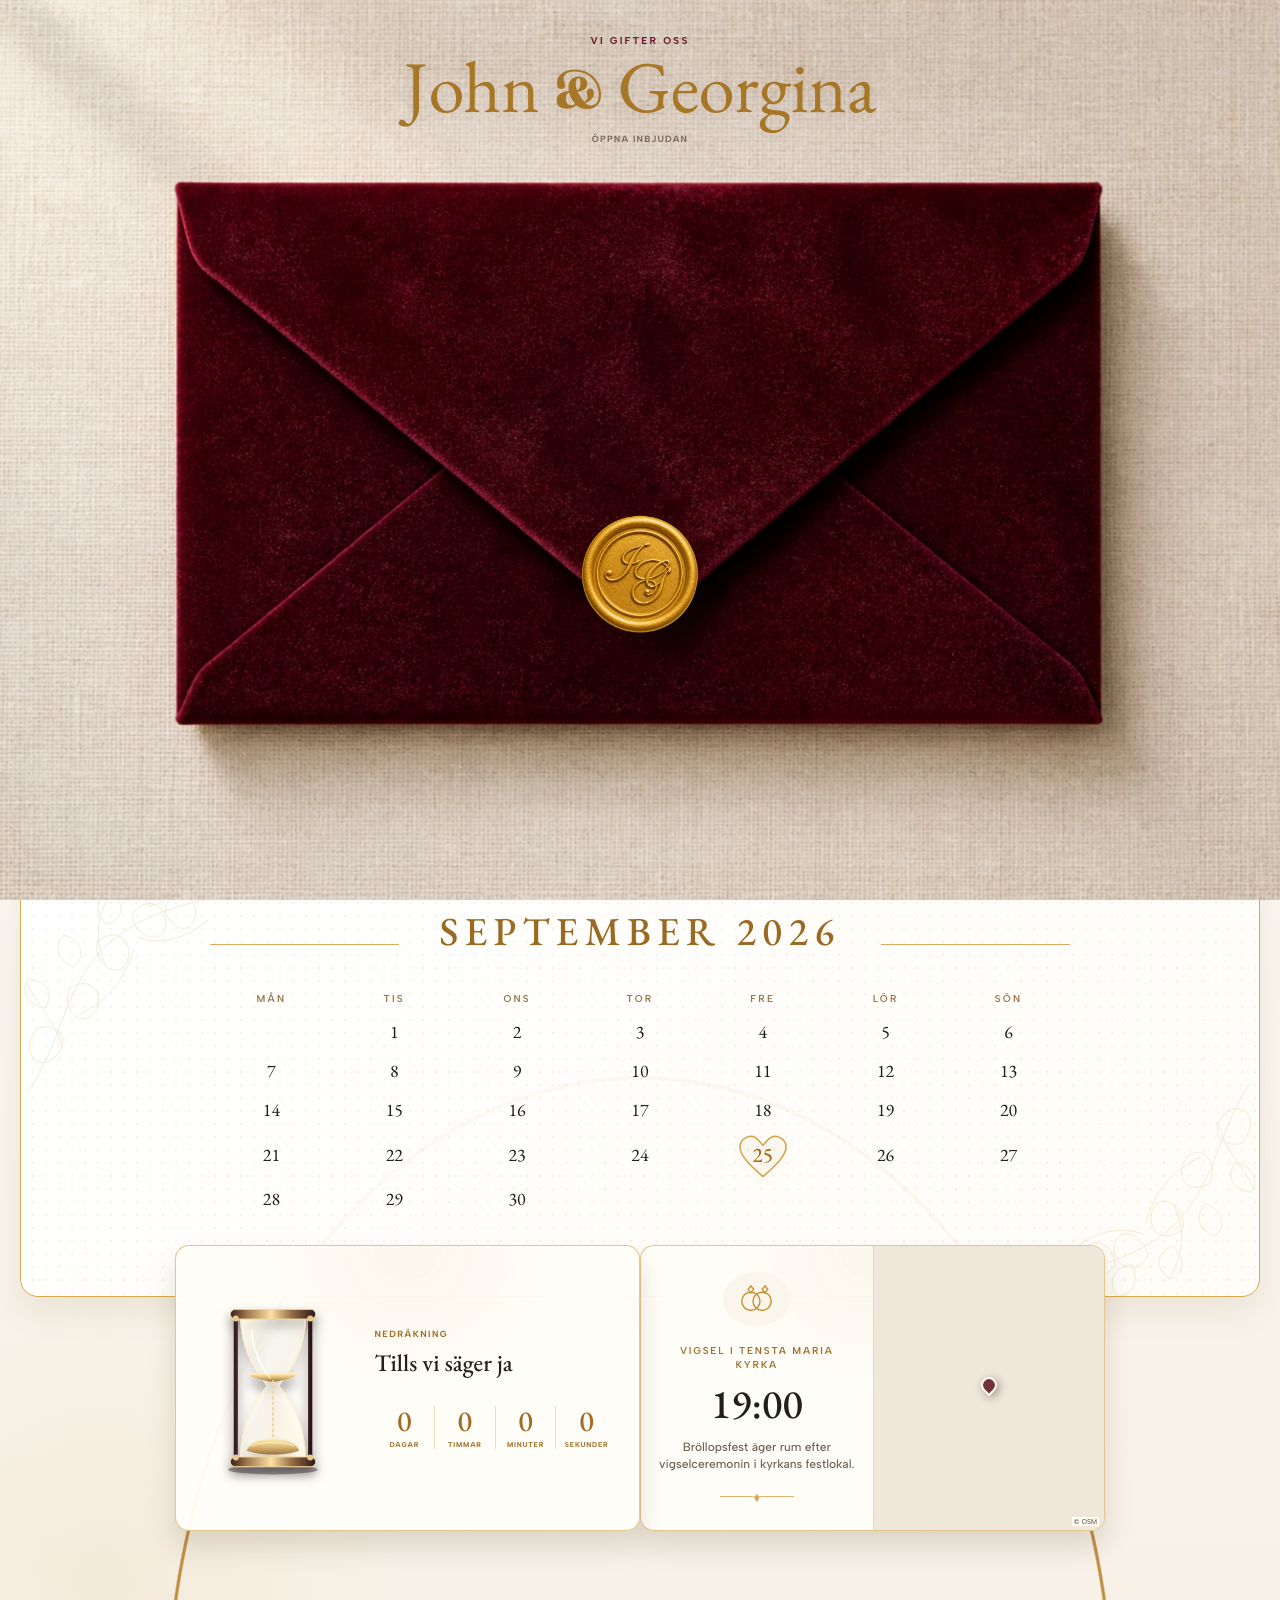
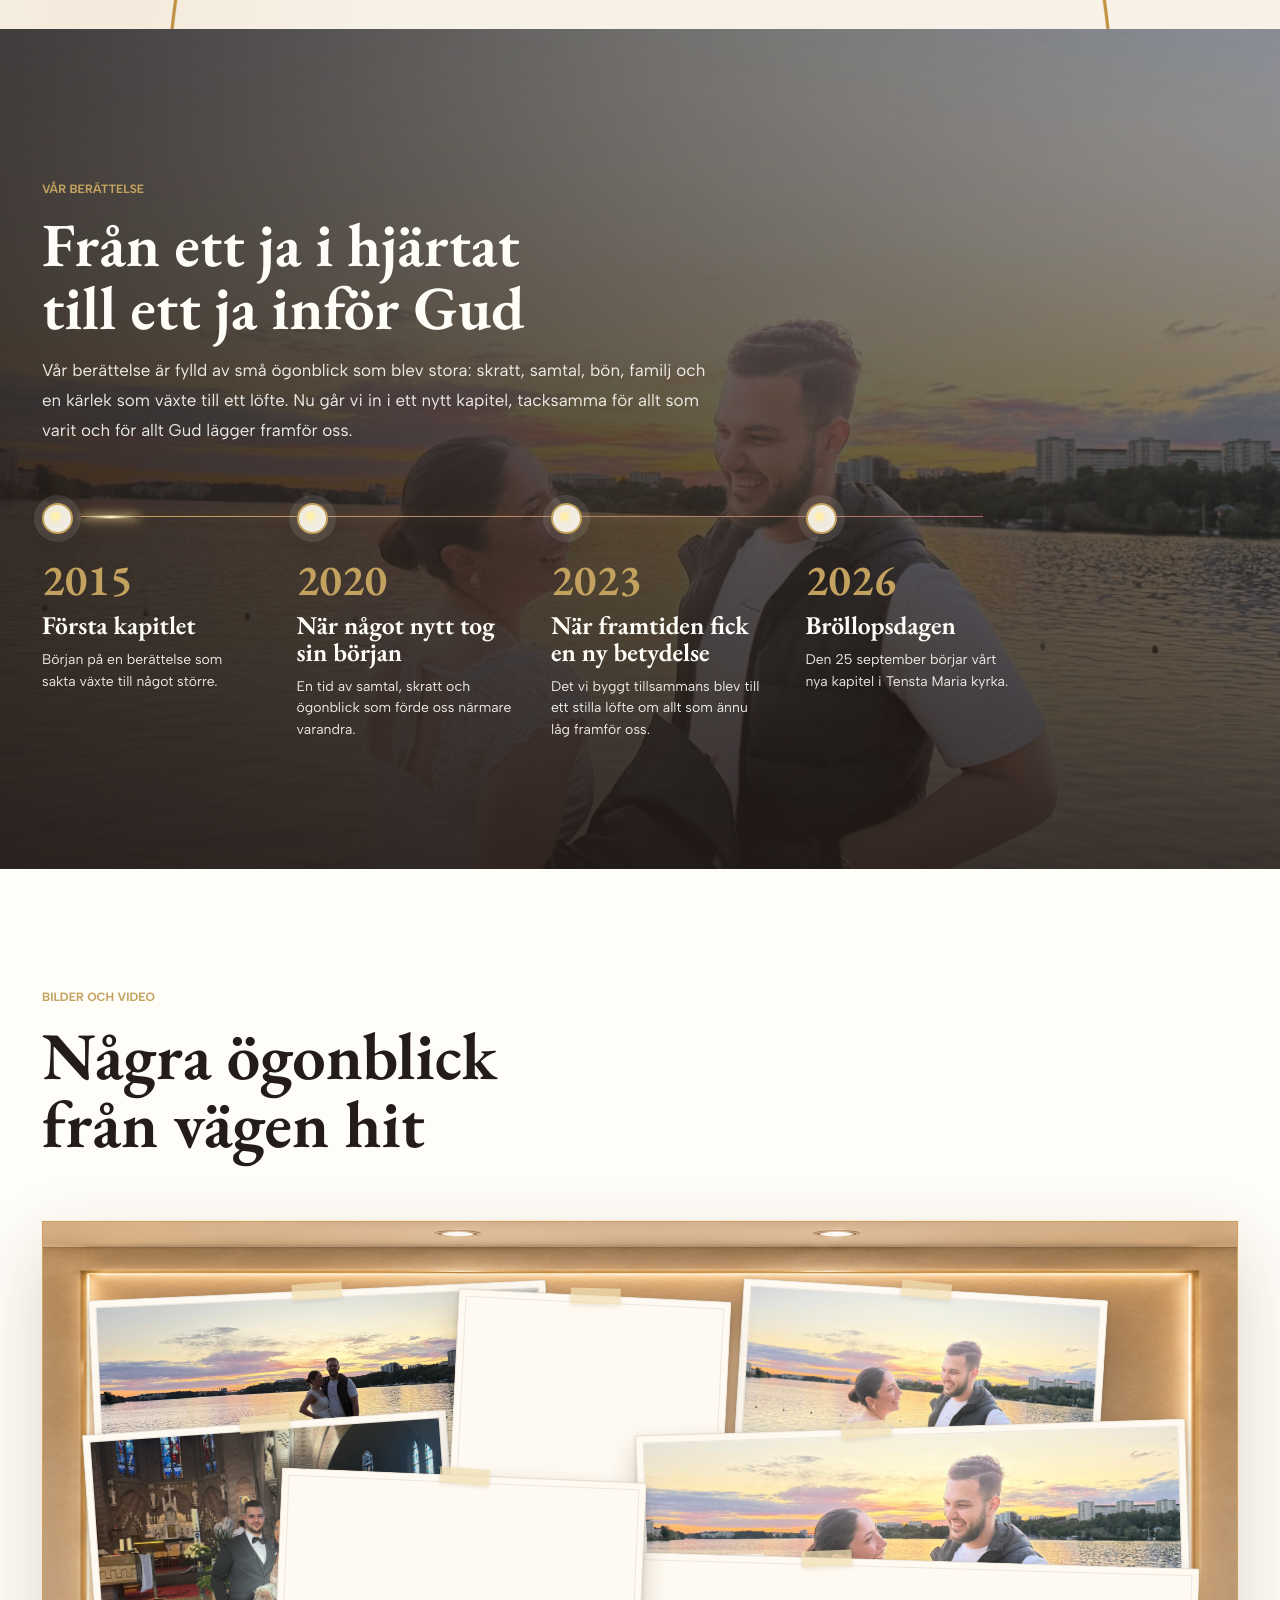
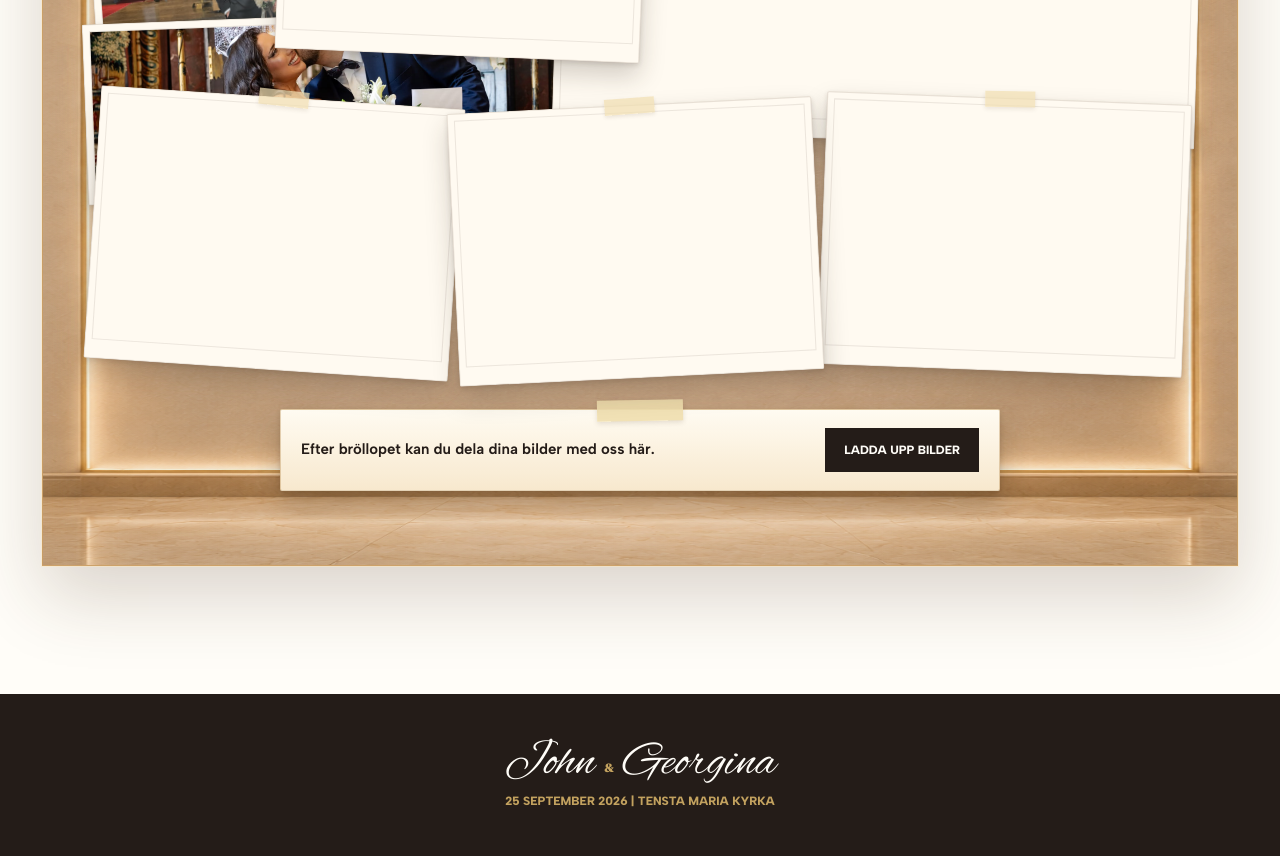
<file: index.html>
<!doctype html>
<html lang="sv">
  <head>
    <meta charset="utf-8" />
    <meta name="viewport" content="width=device-width, initial-scale=1" />
    <title>John & Georgina | Bröllop</title>
    <meta
      name="description"
      content="Bröllopsinbjudan för John och Georgina, 25 september 2026."
    />
    <meta property="og:type" content="website" />
    <meta property="og:title" content="John &amp; Georgina | Bröllop" />
    <meta property="og:description" content="Bröllopsinbjudan för John och Georgina, 25 september 2026." />
    <meta property="og:url" content="https://lollekacc.github.io/John-Georgina/" />
    <meta property="og:image" content="https://lollekacc.github.io/John-Georgina/images/wedding-preview.jpg" />
    <meta property="og:image:secure_url" content="https://lollekacc.github.io/John-Georgina/images/wedding-preview.jpg" />
    <meta property="og:image:type" content="image/jpeg" />
    <meta property="og:image:width" content="1200" />
    <meta property="og:image:height" content="630" />
    <meta property="og:image:alt" content="John och Georginas bröllopsinbjudan" />
    <meta name="twitter:card" content="summary_large_image" />
    <meta name="twitter:title" content="John &amp; Georgina | Bröllop" />
    <meta name="twitter:description" content="Bröllopsinbjudan för John och Georgina, 25 september 2026." />
    <meta name="twitter:image" content="https://lollekacc.github.io/John-Georgina/images/wedding-preview.jpg" />
    <link rel="icon" type="image/png" sizes="512x512" href="assets/images/jg-wax-seal-front.png?v=1" />
    <link rel="apple-touch-icon" href="assets/images/jg-wax-seal-front.png?v=1" />
    <link rel="preconnect" href="https://fonts.googleapis.com" />
    <link rel="preconnect" href="https://fonts.gstatic.com" crossorigin />
    <link
      href="https://fonts.googleapis.com/css2?family=Albert+Sans:wght@400;500;600;700;800&family=Alex+Brush&family=EB+Garamond:ital,wght@0,400..800;1,400..800&family=Fraunces:opsz,wght@9..144,500..800&family=Noto+Naskh+Arabic:wght@500;600;700&display=swap"
      rel="stylesheet"
    />
    <script>
      if (new URLSearchParams(window.location.search).get("open") === "1") {
        document.documentElement.classList.add("skip-gate");
      }
    </script>
    <link rel="stylesheet" href="styles.css?v=20260727-4" />
  </head>
  <body>
    <div class="invitation-gate" id="invitationGate" aria-label="Öppna inbjudan" data-i18n-aria-label="gateAria">
      <div class="gate-media" aria-hidden="true"></div>
      <div class="gate-panel">
        <div class="velvet-heading">
          <p class="velvet-heading-kicker" data-i18n="gateTitle">Vi gifter oss</p>
          <h1 class="wordmark">John <span class="wordmark-amp">&amp;</span> Georgina</h1>
          <p class="velvet-instruction" data-i18n="openInvitation">Öppna inbjudan</p>
          <p class="gate-guest" data-guest-line></p>
          <p class="party-size" data-party-line></p>
        </div>
        <button class="velvet-seal" id="openInvitation" type="button" aria-label="Öppna inbjudan" data-i18n-aria-label="gateAria">
          <img class="velvet-seal-image" src="assets/images/jg-wax-seal-front.png" alt="" aria-hidden="true" />
        </button>
        <div class="envelope-flap-motion" aria-hidden="true"></div>
        <div class="envelope-mouth-motion" aria-hidden="true"></div>
        <div class="envelope-pocket-motion" aria-hidden="true"></div>
        <div class="site-emergence" aria-hidden="true">
          <div class="site-emergence-shade"></div>
          <div class="site-emergence-copy">
            <p class="wordmark">John <span class="wordmark-amp">&amp;</span> Georgina</p>
            <span data-i18n="verse">Det Gud har fogat samman får människan inte skilja åt</span>
          </div>
        </div>
      </div>
    </div>

    <header class="site-header" aria-label="Sidhuvud" data-i18n-aria-label="headerAria">
      <a class="brand" href="#home" aria-label="John och Georgina" data-i18n-aria-label="brandAria">
        <span>J</span><span>&</span><span>G</span>
      </a>
      <div class="header-actions" aria-label="Inställningar" data-i18n-aria-label="settingsAria">
        <div class="language-switch" aria-label="Språk" data-i18n-aria-label="languageAria">
          <button class="lang-btn is-active" type="button" data-lang="sv">SV</button>
          <button class="lang-btn" type="button" data-lang="en">EN</button>
          <button class="lang-btn" type="button" data-lang="ar">AR</button>
        </div>
        <button class="icon-btn" id="musicToggle" type="button" aria-label="Spela musik" aria-pressed="false">
          <span class="music-icon" aria-hidden="true"></span>
          <span class="music-state">Av</span>
        </button>
      </div>
    </header>

    <audio id="backgroundMusic" preload="metadata" loop>
      <source src="assets/audio/La Vie Élégante  Jakob Welik.mp3" type="audio/mpeg" />
    </audio>

    <main>
      <section class="hero" id="home" aria-label="Bröllopsinbjudan" data-i18n-aria-label="heroAria">
        <div class="hero-video" aria-hidden="true">
          <video autoplay muted loop playsinline preload="metadata" poster="assets/images/w.jfif">
            <source src="assets/images/wedding-video.mp4" type="video/mp4" />
            <source src="assets/images/ee7d8bca-46fb-460b-b779-bcfe493914c1.mov" type="video/quicktime" />
          </video>
        </div>
        <div class="hero-shade" aria-hidden="true"></div>
        <div class="hero-content reveal">
          <p class="personal-line" data-guest-line></p>
          <h1 class="wordmark">John <span class="wordmark-amp">&amp;</span> Georgina</h1>
          <p class="verse" data-i18n="verse">
            Det Gud har fogat samman får människan inte skilja åt
          </p>
          <p class="hero-date" data-i18n="heroDate">Markus 10:9</p>
        </div>
      </section>

      <section class="essentials-section" aria-label="Viktig information" data-i18n-aria-label="essentialsAria">
        <div class="section-shell event-overview">
          <div class="event-facts">
            <article class="essential-card essential-calendar-card reveal">
              <span class="calendar-date-label" data-i18n="essentialDateLabel">Datum</span>
              <table class="wedding-calendar">
                <caption data-i18n="calendarMonth">September 2026</caption>
                <thead>
                  <tr>
                    <th scope="col" data-i18n="calendarMon">Mån</th>
                    <th scope="col" data-i18n="calendarTue">Tis</th>
                    <th scope="col" data-i18n="calendarWed">Ons</th>
                    <th scope="col" data-i18n="calendarThu">Tor</th>
                    <th scope="col" data-i18n="calendarFri">Fre</th>
                    <th scope="col" data-i18n="calendarSat">Lör</th>
                    <th scope="col" data-i18n="calendarSun">Sön</th>
                  </tr>
                </thead>
                <tbody>
                  <tr><td></td><td>1</td><td>2</td><td>3</td><td>4</td><td>5</td><td>6</td></tr>
                  <tr><td>7</td><td>8</td><td>9</td><td>10</td><td>11</td><td>12</td><td>13</td></tr>
                  <tr><td>14</td><td>15</td><td>16</td><td>17</td><td>18</td><td>19</td><td>20</td></tr>
                  <tr>
                    <td>21</td><td>22</td><td>23</td><td>24</td>
                    <td class="wedding-day">
                      <time datetime="2026-09-25" aria-label="Fredag 25 september 2026" data-i18n-aria-label="essentialDateValue">
                        <svg viewBox="0 0 40 36" aria-hidden="true">
                          <path d="M20 33.2C17.2 30.5 5 21.6 3.2 13.3 1.5 5.4 10.9.2 16.5 6.2L20 10l3.5-3.8c5.6-6 15-0.8 13.3 7.1C35 21.6 22.8 30.5 20 33.2Z" />
                        </svg>
                        <span>25</span>
                      </time>
                    </td>
                    <td>26</td><td>27</td>
                  </tr>
                  <tr><td>28</td><td>29</td><td>30</td><td></td><td></td><td></td><td></td></tr>
                </tbody>
              </table>
            </article>
            <div class="ceremony-place-group">
              <article class="essential-card essential-time-card reveal">
                <span data-i18n="essentialTimeLabel">Tid</span>
                <div class="essential-time-options">
                  <strong class="ceremony-detail">
                    <small data-i18n="essentialCeremonyLabel">Vigsel i Tensta Maria kyrka</small>
                    <time datetime="2026-09-25T19:00:00+02:00">19:00</time>
                    <p class="ceremony-note" data-i18n="essentialCeremonyNote">
                      Bröllopsfest äger rum efter vigselceremonin i kyrkans festlokal.
                    </p>
                  </strong>
                </div>
              </article>
              <article class="essential-card essential-place-card">
                <span data-i18n="essentialPlaceLabel">Plats</span>
                <strong data-i18n="essentialPlaceValue">Tensta Maria kyrka</strong>
                <div class="essential-mini-map">
                  <span class="essential-map-pin" aria-hidden="true"></span>
                  <a
                    href="https://www.openstreetmap.org/?mlat=59.39424&amp;mlon=17.91724#map=17/59.39424/17.91724"
                    target="_blank"
                    rel="noreferrer"
                    aria-label="Karta till Tensta Maria kyrka"
                    data-i18n-aria-label="travelMapAria"
                  ></a>
                </div>
              </article>
            </div>
          </div>

          <article class="hourglass-countdown" id="countdown" role="timer" aria-label="Nedräkning" data-i18n-aria-label="countdownAria">
            <div class="hourglass-copy">
              <p class="eyebrow" data-i18n="countdownEyebrow">Nedräkning</p>
              <h2 data-i18n="countdownTitle">Tills vi säger ja</h2>
              <p class="hourglass-note" data-i18n="countdownNote">Sanden räknar ner till vår stora dag.</p>
              <div class="countdown-units">
                <div class="countdown-unit">
                  <strong data-time="days">0</strong>
                  <span data-i18n="days">Dagar</span>
                </div>
                <div class="countdown-unit">
                  <strong data-time="hours">0</strong>
                  <span data-i18n="hours">Timmar</span>
                </div>
                <div class="countdown-unit">
                  <strong data-time="minutes">0</strong>
                  <span data-i18n="minutes">Minuter</span>
                </div>
                <div class="countdown-unit">
                  <strong data-time="seconds">0</strong>
                  <span data-i18n="seconds">Sekunder</span>
                </div>
              </div>
            </div>

            <div class="hourglass-visual" aria-hidden="true">
              <svg class="hourglass-art" viewBox="0 0 220 300">
                <defs>
                  <linearGradient id="hourglassGlass" x1="0" y1="0" x2="1" y2="1">
                    <stop offset="0" stop-color="#fffdf8" stop-opacity=".62" />
                    <stop offset=".32" stop-color="#d9edf0" stop-opacity=".12" />
                    <stop offset=".7" stop-color="#fff8ea" stop-opacity=".28" />
                    <stop offset="1" stop-color="#ffffff" stop-opacity=".56" />
                  </linearGradient>
                  <linearGradient id="hourglassSand" x1="0" y1="0" x2="0" y2="1">
                    <stop offset="0" stop-color="#f7dfa1" />
                    <stop offset=".52" stop-color="#d9aa4e" />
                    <stop offset="1" stop-color="#a86a1d" />
                  </linearGradient>
                  <linearGradient id="hourglassMetal" x1="0" y1="0" x2="1" y2="0">
                    <stop offset="0" stop-color="#3f1721" />
                    <stop offset=".2" stop-color="#a86e31" />
                    <stop offset=".48" stop-color="#f1d18b" />
                    <stop offset=".72" stop-color="#9d612a" />
                    <stop offset="1" stop-color="#321019" />
                  </linearGradient>
                  <filter id="hourglassGlow" x="-40%" y="-30%" width="180%" height="180%">
                    <feDropShadow dx="0" dy="12" stdDeviation="10" flood-color="#12060a" flood-opacity=".52" />
                  </filter>
                </defs>

                <ellipse cx="110" cy="286" rx="75" ry="8" fill="#16070b" opacity=".38" />
                <g filter="url(#hourglassGlow)">
                  <path class="hourglass-glass" d="M56 34 H164 C161 88 141 117 119 146 C141 174 161 205 164 266 H56 C59 205 79 174 101 146 C79 117 59 88 56 34 Z" fill="url(#hourglassGlass)" stroke="#f4dfb4" stroke-opacity=".72" stroke-width="2" />
                  <path class="sand-upper" d="M68 54 H152 C148 93 135 116 116 139 H104 C85 116 72 93 68 54 Z" fill="url(#hourglassSand)" />
                  <path class="sand-stream" d="M110 138 V239" fill="none" stroke="#edc66d" stroke-width="3" stroke-linecap="round" />
                  <path class="sand-lower" d="M66 254 C78 228 142 228 154 254 C132 263 88 263 66 254 Z" fill="url(#hourglassSand)" />
                  <path d="M74 55 C77 88 88 111 105 133" fill="none" stroke="#fff" stroke-opacity=".42" stroke-width="3" stroke-linecap="round" />
                  <path d="M146 247 C132 239 88 239 74 247" fill="none" stroke="#ffe7a8" stroke-opacity=".62" stroke-width="2" />
                  <rect x="39" y="19" width="142" height="16" rx="8" fill="url(#hourglassMetal)" stroke="#e8c77e" stroke-width="1.5" />
                  <rect x="39" y="265" width="142" height="16" rx="8" fill="url(#hourglassMetal)" stroke="#e8c77e" stroke-width="1.5" />
                  <path d="M48 34 V266 M172 34 V266" stroke="url(#hourglassMetal)" stroke-width="7" stroke-linecap="round" />
                  <circle cx="48" cy="34" r="5" fill="#e3bc68" />
                  <circle cx="172" cy="34" r="5" fill="#e3bc68" />
                  <circle cx="48" cy="266" r="5" fill="#e3bc68" />
                  <circle cx="172" cy="266" r="5" fill="#e3bc68" />
                </g>
                <text x="110" y="295" text-anchor="middle">25 · 09 · 2026</text>
              </svg>
              <div class="hourglass-days">
                <strong data-time="days">0</strong>
                <span data-i18n="days">Dagar</span>
              </div>
            </div>
          </article>

        </div>
      </section>

      <section class="story-section" id="story">
        <div class="story-media" aria-hidden="true">
          <img src="assets/images/w.jfif" alt="" />
        </div>
        <div class="section-shell story-copy reveal">
          <p class="eyebrow" data-i18n="storyEyebrow">Vår berättelse</p>
          <h2 data-i18n="storyTitle">Från ett ja i hjärtat till ett ja inför Gud</h2>
          <p data-i18n="storyBody">
            Vår berättelse är fylld av små ögonblick som blev stora: skratt,
            samtal, bön, familj och en kärlek som växte till ett löfte. Nu går
            vi in i ett nytt kapitel, tacksamma för allt som varit och för allt
            Gud lägger framför oss.
          </p>
          <div class="journey-track story-journey">
            <span class="journey-fill" aria-hidden="true"></span>
            <article class="journey-moment">
              <time>2015</time>
              <h3 data-i18n="journey2015Title">Första kapitlet</h3>
              <p data-i18n="journey2015Body">Början på en berättelse som sakta växte till något större.</p>
            </article>
            <article class="journey-moment">
              <time>2020</time>
              <h3 data-i18n="journey2020Title">När något nytt tog sin början</h3>
              <p data-i18n="journey2020Body">En tid av samtal, skratt och ögonblick som förde oss närmare varandra.</p>
            </article>
            <article class="journey-moment">
              <time>2023</time>
              <h3 data-i18n="journey2023Title">När framtiden fick en ny betydelse</h3>
              <p data-i18n="journey2023Body">Det vi byggt tillsammans blev till ett stilla löfte om allt som ännu låg framför oss.</p>
            </article>
            <article class="journey-moment">
              <time>2026</time>
              <h3 data-i18n="journey2026Title">Bröllopsdagen</h3>
              <p data-i18n="journey2026Body">Den 25 september börjar vårt nya kapitel i Tensta Maria kyrka.</p>
            </article>
          </div>
        </div>
      </section>


      <section class="gallery-section" id="gallery">
        <div class="section-shell">
          <div class="section-heading reveal">
            <p class="eyebrow" data-i18n="galleryEyebrow">Bilder och video</p>
            <h2 data-i18n="galleryTitle">Våra minnen fram till den stora dagen</h2>
          </div>
          <div class="media-grid reveal" id="mediaGrid">
            <button class="media-tile media-wide" type="button" data-media="0">
              <img src="assets/images/q.jfif" alt="John och Georgina på bryggan vid vattnet" loading="lazy" decoding="async" data-i18n-alt="galleryAltDock" />
            </button>
            <button class="media-tile media-tall" type="button" data-media="1">
              <img src="assets/images/t.jfif" alt="John och Georgina i kyrkan" loading="lazy" decoding="async" data-i18n-alt="galleryAltChurch" />
            </button>
            <button class="media-tile" type="button" data-media="2">
              <img src="assets/images/e.jfif" alt="John och Georgina vid solnedgången" loading="lazy" decoding="async" data-i18n-alt="galleryAltSunset" />
            </button>
            <button class="media-tile media-video" type="button" data-media="3">
              <video muted loop playsinline preload="metadata" poster="assets/images/w.jfif">
                <source src="assets/images/wedding-video.mp4" type="video/mp4" />
              </video>
              <span data-i18n="playVideo">Spela video</span>
            </button>
            <button class="media-tile media-tall" type="button" data-media="4">
              <img src="assets/images/r.jfif" alt="John och Georgina framför altaret" loading="lazy" decoding="async" data-i18n-alt="galleryAltAltar" />
            </button>
            <button class="media-tile" type="button" data-media="5">
              <img src="assets/images/w.jfif" alt="John och Georgina skrattar vid vattnet" loading="lazy" decoding="async" data-i18n-alt="galleryAltLaughing" />
            </button>
            <button class="media-tile media-wide" type="button" data-media="6">
              <img
                src="assets/images/WhatsApp Image 2026-07-21 at 11.35.50.jpeg"
                alt="John och Georgina ler mot varandra vid ett ljust fönster"
                loading="lazy"
                decoding="async"
                data-i18n-alt="galleryAltWindow"
              />
            </button>
            <button class="media-tile media-wide" type="button" data-media="7">
              <img
                src="assets/images/WhatsApp Image 2026-07-21 at 11.35.57.jpeg"
                alt="John kysser Georgina på kinden i en utsmyckad sal"
                loading="lazy"
                decoding="async"
                data-i18n-alt="galleryAltKiss"
              />
            </button>
            <button class="media-tile media-tall" type="button" data-media="8">
              <img
                src="assets/images/WhatsApp Image 2026-07-21 at 15.43.40.jpeg"
                alt="John och Georgina står tillsammans i en historisk sal"
                loading="lazy"
                decoding="async"
                data-i18n-alt="galleryAltHall"
              />
            </button>
            <button class="media-tile media-tall" type="button" data-media="9">
              <img
                src="assets/images/WhatsApp Image 2026-07-21 at 15.44.25.jpeg"
                alt="John och Georgina skrattar tillsammans i ett svartvitt porträtt"
                loading="lazy"
                decoding="async"
                data-i18n-alt="galleryAltPortrait"
              />
            </button>
            <button class="media-tile media-tall" type="button" data-media="10">
              <img
                src="assets/images/WhatsApp Image 2026-07-21 at 15.48.13.jpeg"
                alt="John och Georgina går hand i hand uppför en stentrappa"
                loading="lazy"
                decoding="async"
                data-i18n-alt="galleryAltStairs"
              />
            </button>
            <div class="gallery-upload reveal">
              <p data-i18n="uploadPhotosBody">
                Efter bröllopet kan du dela dina bilder med oss här.
              </p>
              <a
                href="https://photos.app.goo.gl/"
                target="_blank"
                rel="noreferrer"
                data-i18n="uploadPhotos"
              >
                Ladda upp bilder
              </a>
            </div>
          </div>
        </div>
      </section>

    </main>

    <footer class="site-footer">
      <p class="wordmark">John <span class="wordmark-amp">&amp;</span> Georgina</p>
      <span data-i18n="footerText">25 september 2026 | Tensta Maria kyrka</span>
    </footer>

    <script src="script.js?v=20260727-1"></script>
  </body>
</html>
</file>
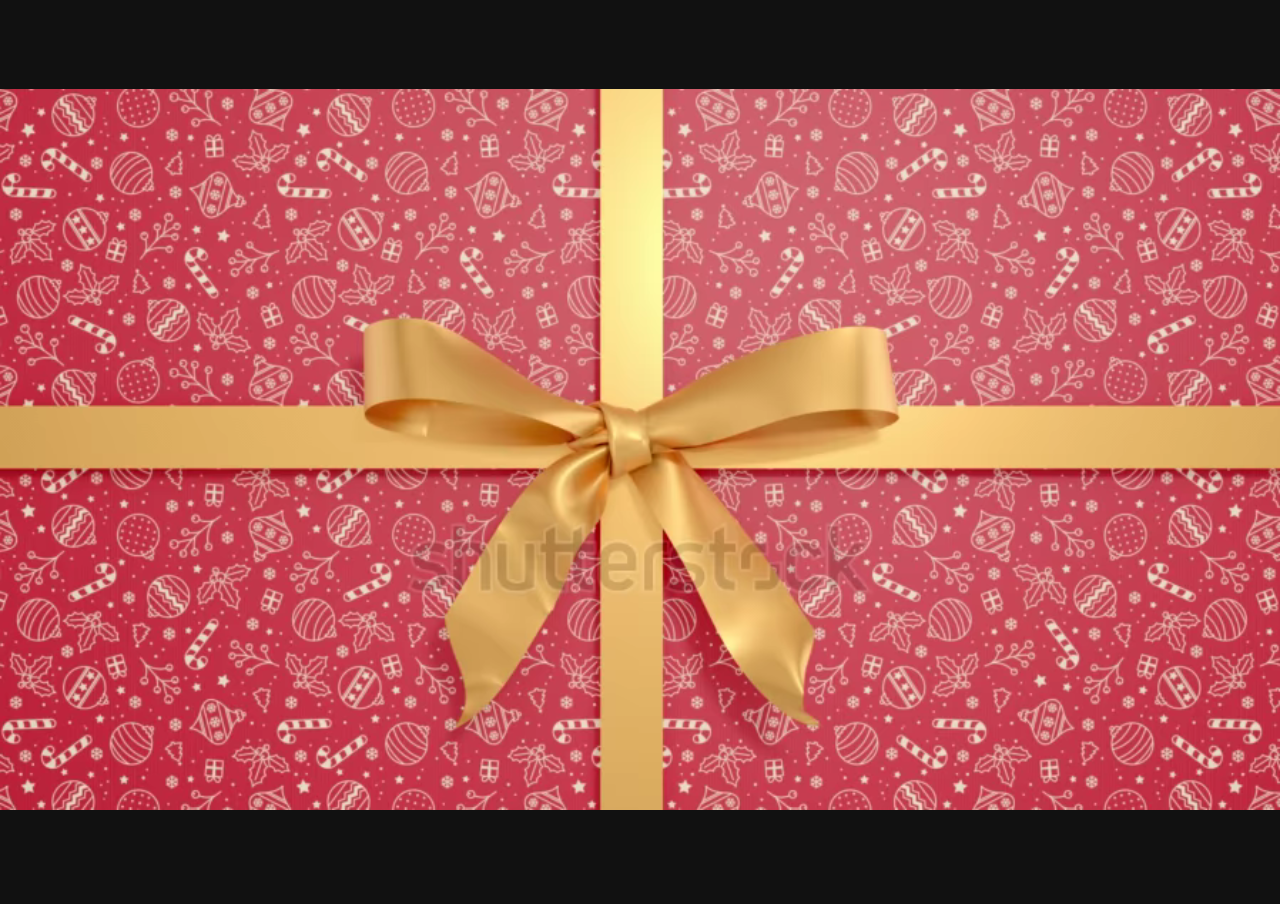
<file: video-preview.html>
<!doctype html>
<html lang="en">
  <head>
    <meta charset="utf-8" />
    <style>
      html, body, video { width: 100%; height: 100%; margin: 0; background: #111; }
      video { object-fit: contain; }
    </style>
  </head>
  <body>
    <video id="preview" muted playsinline preload="auto" src="assets/video/untying.webm"></video>
    <script>
      const video = document.querySelector("#preview");
      const time = Number(new URLSearchParams(location.search).get("t") || 0);
      video.addEventListener("loadedmetadata", () => {
        video.currentTime = Math.min(time, Math.max(0, video.duration - 0.05));
      });
      video.addEventListener("seeked", () => video.pause());
    </script>
  </body>
</html>
</file>
<file: styles.css>
:root {
  --paper: #fffaf2;
  --paper-strong: #fffdf8;
  --ink: #241c18;
  --earth: #594438;
  --muted: #7c7068;
  --rose: #b36b72;
  --rose-soft: #f2d7d7;
  --gold: #c3a25f;
  --moss: #66715f;
  --blue: #60758a;
  --line: rgba(195, 162, 95, 0.34);
  --shadow: 0 28px 70px rgba(36, 28, 24, 0.16);
  --shadow-soft: 0 18px 42px rgba(36, 28, 24, 0.1);
  --serif: "EB Garamond", "Palatino Linotype", Palatino, Georgia, serif;
  --script: "Bickham Script Pro", "Alex Brush", "Palatino Linotype", cursive;
  --ampersand: "Fraunces", Georgia, serif;
  --sans: "Albert Sans", Arial, sans-serif;
  --arabic: "Noto Naskh Arabic", "Albert Sans", sans-serif;
}

* {
  box-sizing: border-box;
}

html {
  scroll-behavior: smooth;
  overflow-x: hidden;
}

body {
  margin: 0;
  min-width: 320px;
  background: var(--paper);
  color: var(--ink);
  font-family: var(--sans);
  font-optical-sizing: auto;
  text-rendering: geometricPrecision;
  overflow-x: hidden;
}

body[dir="rtl"] {
  text-align: right;
  font-family: var(--arabic);
}

img,
video {
  display: block;
  max-width: 100%;
}

a {
  color: inherit;
  text-decoration: none;
}

button {
  font: inherit;
}

button {
  color: inherit;
}

section[id] {
  scroll-margin-top: 120px;
}

.invitation-gate {
  position: fixed;
  inset: 0;
  z-index: 80;
  display: grid;
  place-items: center;
  padding: 24px;
  overflow: hidden;
  background: var(--ink);
  perspective: 1800px;
  transition: opacity 460ms ease 1380ms, visibility 460ms ease 1380ms;
}

.invitation-gate.is-open {
  opacity: 0;
  visibility: hidden;
  pointer-events: none;
}

.skip-gate .invitation-gate {
  display: none;
}

.gate-media {
  position: absolute;
  inset: 0;
  background:
    linear-gradient(90deg, rgba(36, 28, 24, 0.62), rgba(36, 28, 24, 0.22) 54%, rgba(36, 28, 24, 0.72)),
    url("assets/images/w.jfif") center / cover;
  transform: scale(1.03);
  transition: filter 1600ms cubic-bezier(0.22, 1, 0.36, 1), transform 1800ms cubic-bezier(0.22, 1, 0.36, 1);
}

.invitation-gate.is-opening .gate-media {
  filter: brightness(1.1) saturate(1.06);
  transform: scale(1.065);
}

.gate-panel {
  position: relative;
  z-index: 2;
  display: grid;
  justify-items: center;
  width: min(720px, 100%);
  padding: clamp(34px, 6vw, 72px);
  border: 1px solid rgba(255, 253, 248, 0.28);
  background: rgba(36, 28, 24, 0.28);
  color: var(--paper-strong);
  text-align: center;
  backdrop-filter: blur(10px);
  box-shadow: 0 40px 120px rgba(0, 0, 0, 0.38);
  transform-style: preserve-3d;
  transition: opacity 420ms ease 1320ms, transform 620ms cubic-bezier(0.22, 1, 0.36, 1) 1240ms;
}

.invitation-gate.is-opening .gate-panel {
  opacity: 0;
  transform: translateY(-12px) scale(0.985);
}

.gate-kicker,
.kicker,
.eyebrow {
  margin: 0 0 14px;
  color: var(--gold);
  font-size: 12px;
  font-weight: 700;
  letter-spacing: 0;
  text-transform: uppercase;
}

.gate-panel h1 {
  margin: 0;
  font-family: var(--serif);
  font-size: clamp(50px, 10vw, 96px);
  font-weight: 650;
  line-height: 0.94;
}

.gate-verse {
  width: min(560px, 100%);
  margin: 24px auto 0;
  color: rgba(255, 253, 248, 0.92);
  font-family: var(--serif);
  font-size: clamp(22px, 3.5vw, 36px);
  font-weight: 560;
  line-height: 1.15;
}

.gate-guest,
.personal-line,
.party-size {
  margin: 18px 0 0;
  color: var(--gold);
  font-size: 13px;
  font-weight: 700;
  text-transform: uppercase;
}

.personal-line:empty,
.gate-guest:empty,
.party-size:empty {
  display: none;
}

/* Burgundy velvet envelope opening */
.invitation-gate {
  padding: 0;
  background: #f0e7d9;
  perspective: 1600px;
  transition:
    opacity 520ms cubic-bezier(0.4, 0, 0.2, 1),
    visibility 520ms linear;
}

.invitation-gate.is-opening {
  pointer-events: none;
}

.gate-media {
  background: url("assets/images/burgundy-envelope-bg.png") center / cover no-repeat;
  filter: none;
  transform: scale(1.001);
  transition: none;
  will-change: transform, opacity;
}

.invitation-gate.is-opening .gate-media {
  animation: velvetSceneRecede 2800ms cubic-bezier(0.16, 1, 0.3, 1) forwards;
}

.gate-panel {
  position: absolute;
  inset: 0;
  z-index: 2;
  display: block;
  width: 100%;
  padding: 0;
  border: 0;
  background: transparent;
  box-shadow: none;
  color: var(--ink);
  text-align: center;
  backdrop-filter: none;
  transform: none;
  transform-style: preserve-3d;
  transition: none;
}

.invitation-gate.is-opening .gate-panel {
  opacity: 1;
  transform: none;
}

.velvet-heading {
  position: absolute;
  top: clamp(20px, 3.6vh, 38px);
  left: 50%;
  z-index: 5;
  display: grid;
  justify-items: center;
  width: min(760px, calc(100% - 36px));
  transform: translateX(-50%);
  pointer-events: none;
}

.velvet-heading > * {
  animation: landingTextFadeIn 760ms cubic-bezier(0.22, 1, 0.36, 1) both;
}

.velvet-heading-kicker {
  animation-delay: 120ms;
}

.velvet-heading h1 {
  animation-delay: 280ms;
}

.velvet-instruction {
  animation-delay: 500ms;
}

.velvet-heading .gate-guest {
  animation-delay: 680ms;
}

.velvet-heading .party-size {
  animation-delay: 820ms;
}

.velvet-heading-kicker {
  margin: 0 0 4px;
  color: #6f1a2d;
  font-family: var(--sans);
  font-size: 10px;
  font-weight: 700;
  letter-spacing: 0.22em;
  text-transform: uppercase;
}

.velvet-heading h1 {
  margin: 0;
  color: #a87627;
  font-size: clamp(52px, 5.7vw, 84px);
  font-weight: 400;
  line-height: 0.9;
  text-shadow: 0 2px 12px rgba(108, 63, 17, 0.08);
}

.velvet-instruction {
  margin: 12px 0 0;
  color: #7d665c;
  font-size: 9px;
  font-weight: 700;
  letter-spacing: 0.13em;
  text-transform: uppercase;
}

.velvet-heading .gate-guest,
.velvet-heading .party-size {
  margin-top: 8px;
  color: #8c2639;
  font-size: 9px;
  letter-spacing: 0.1em;
}

.velvet-seal {
  position: absolute;
  top: 64%;
  left: 50%;
  z-index: 5;
  display: grid;
  place-items: center;
  width: 146px;
  height: 146px;
  padding: 0;
  border: 0;
  border-radius: 50%;
  background: transparent;
  cursor: pointer;
  box-shadow: none;
  transform: translate(-50%, -50%);
  transition: transform 200ms cubic-bezier(0.22, 1, 0.36, 1), box-shadow 200ms ease;
  -webkit-tap-highlight-color: transparent;
}

.velvet-seal:hover,
.velvet-seal:focus-visible {
  outline: none;
  box-shadow: 0 0 0 5px rgba(218, 170, 63, 0.16);
  transform: translate(-50%, -50%) scale(1.035);
}

.velvet-seal-image {
  display: block;
  width: 112%;
  height: 112%;
  object-fit: contain;
  pointer-events: none;
  filter: drop-shadow(0 13px 14px rgba(43, 14, 12, 0.3));
}

.envelope-flap-motion {
  position: absolute;
  top: 19%;
  left: 50%;
  z-index: 6;
  width: min(58vw, 970px);
  height: min(45vh, 470px);
  background:
    linear-gradient(rgba(86, 5, 23, 0.16), rgba(49, 3, 14, 0.3)),
    url("assets/images/burgundy-envelope-bg.png") center 48% / auto 250% no-repeat,
    #570719;
  clip-path: polygon(0 0, 100% 0, 50% 100%);
  filter: drop-shadow(0 18px 16px rgba(31, 3, 10, 0.4));
  opacity: 0;
  transform: translateX(-50%) rotateX(0deg);
  transform-origin: 50% 0;
  pointer-events: none;
}

.envelope-pocket-motion {
  position: absolute;
  top: 39%;
  left: 50%;
  z-index: 5;
  width: min(58vw, 970px);
  height: 41%;
  background:
    linear-gradient(rgba(79, 4, 19, 0.22), rgba(49, 3, 14, 0.34)),
    url("assets/images/burgundy-envelope-bg.png") center 58% / auto 250% no-repeat,
    #510617;
  clip-path: polygon(0 0, 50% 71%, 100% 0, 100% 100%, 0 100%);
  box-shadow: inset 0 1px rgba(204, 69, 92, 0.42);
  opacity: 0;
  transform: translateX(-50%);
  pointer-events: none;
}

.envelope-mouth-motion {
  position: absolute;
  top: 20%;
  left: 50%;
  z-index: 3;
  width: min(58vw, 970px);
  height: min(45vh, 470px);
  background:
    radial-gradient(circle at 50% 12%, rgba(123, 19, 42, 0.52), transparent 52%),
    linear-gradient(180deg, #25030b, #480716 76%, #26030b);
  clip-path: polygon(0 0, 100% 0, 50% 100%);
  opacity: 0;
  transform: translateX(-50%);
  pointer-events: none;
}

.site-emergence {
  position: absolute;
  inset: 0;
  z-index: 4;
  overflow: hidden;
  border: 1px solid rgba(255, 250, 242, 0.76);
  border-radius: 28px;
  background: url("assets/images/w.jfif") center / cover no-repeat;
  box-shadow: 0 30px 80px rgba(25, 5, 10, 0.42);
  opacity: 0;
  transform: translateY(12vh) scale(0.18);
  transform-origin: 50% 50%;
  pointer-events: none;
  will-change: transform, opacity, border-radius;
}

.site-emergence-shade {
  position: absolute;
  inset: 0;
  background: linear-gradient(90deg, rgba(22, 13, 11, 0.82), rgba(22, 13, 11, 0.2) 58%, rgba(22, 13, 11, 0.52));
}

.site-emergence-copy {
  position: absolute;
  top: 50%;
  left: clamp(24px, 7vw, 110px);
  width: min(480px, calc(100% - 48px));
  color: var(--paper-strong);
  text-align: left;
  transform: translateY(-50%);
}

.site-emergence-copy .wordmark {
  margin: 0 0 22px;
  font-size: clamp(52px, 7vw, 106px);
  line-height: 0.82;
}

.site-emergence-copy > span {
  display: block;
  font-family: var(--serif);
  font-size: clamp(19px, 2vw, 30px);
  font-weight: 650;
  line-height: 1.16;
}

.invitation-gate.is-opening .envelope-flap-motion {
  animation: envelopeFlapOpen 980ms cubic-bezier(0.4, 0, 0.2, 1) 120ms both;
}

.invitation-gate.is-opening .envelope-pocket-motion {
  animation: envelopePocketHold 1400ms cubic-bezier(0.4, 0, 0.2, 1) 160ms both;
}

.invitation-gate.is-opening .envelope-mouth-motion {
  animation: envelopeMouthReveal 1250ms cubic-bezier(0.4, 0, 0.2, 1) 180ms both;
}

.invitation-gate.is-opening .site-emergence {
  animation: websiteEmerge 1800ms cubic-bezier(0.16, 1, 0.3, 1) 560ms both;
}

.invitation-gate.is-opening .velvet-heading {
  animation: velvetHeadingExit 460ms cubic-bezier(0.4, 0, 0.2, 1) forwards;
}

.invitation-gate.is-opening .velvet-seal {
  animation: velvetSealRelease 520ms cubic-bezier(0.4, 0, 0.2, 1) forwards;
}

.velvet-seal:disabled {
  cursor: default;
}

body[dir="rtl"] .velvet-heading-kicker,
body[dir="rtl"] .velvet-instruction,
body[dir="rtl"] .velvet-heading .gate-guest,
body[dir="rtl"] .velvet-heading .party-size {
  letter-spacing: 0;
}

@media (max-width: 700px) {
  .velvet-heading {
    top: 24px;
  }

  .velvet-heading h1 {
    font-size: clamp(34px, 10vw, 46px);
    white-space: nowrap;
  }

  .velvet-seal {
    top: 64%;
    width: 124px;
    height: 124px;
  }

  .envelope-flap-motion {
    top: 20.2%;
    width: 136vw;
    height: 47vh;
  }

  .envelope-pocket-motion {
    width: 136vw;
  }

  .envelope-mouth-motion {
    top: 20.2%;
    width: 136vw;
    height: 47vh;
  }

  .site-emergence-copy {
    top: 57%;
    left: 0;
    width: 100%;
    padding: 0 17%;
  }

  .site-emergence-copy .wordmark {
    margin-bottom: 20px;
    font-size: clamp(49px, 16vw, 68px);
  }

  .site-emergence-copy > span {
    font-size: 19px;
  }

}

@media (max-height: 650px) {
  .velvet-heading {
    top: 18px;
  }

  .velvet-heading h1 {
    font-size: clamp(44px, 10vh, 64px);
  }

  .velvet-instruction {
    margin-top: 7px;
  }

  .velvet-seal {
    width: 78px;
    height: 78px;
  }
}

.site-header {
  position: fixed;
  top: 0;
  left: 0;
  right: 0;
  z-index: 20;
  display: grid;
  grid-template-columns: auto 1fr;
  align-items: center;
  gap: 20px;
  min-height: 78px;
  padding: 12px clamp(18px, 4vw, 54px);
  background: transparent;
}

.brand {
  display: inline-flex;
  align-items: center;
  justify-content: center;
  gap: 3px;
  width: 54px;
  height: 54px;
  border: 1px solid var(--line);
  border-radius: 50%;
  color: var(--gold);
  font-family: var(--serif);
  font-size: 19px;
  font-weight: 650;
  background: rgba(255, 250, 242, 0.72);
}

.brand,
.wordmark {
  direction: ltr;
  unicode-bidi: isolate;
}

.wordmark {
  font-family: var(--script);
  font-weight: 400;
  letter-spacing: 0;
}

.wordmark-amp {
  display: inline-block;
  font-family: var(--ampersand);
  font-size: 0.68em;
  font-weight: 700;
  line-height: 0.72;
  vertical-align: 0.08em;
}

.brand span:nth-child(2) {
  color: var(--rose);
  font-family: var(--ampersand);
  font-weight: 700;
  font-size: 0.82em;
}

.brand span:first-child,
.brand span:last-child {
  font-family: var(--script);
  font-size: 1.18em;
  font-weight: 400;
}

.nav-links {
  display: flex;
  justify-content: center;
  gap: clamp(14px, 2.4vw, 34px);
  color: var(--ink);
  font-size: 12px;
  font-weight: 700;
  text-transform: uppercase;
}

.nav-links a {
  padding: 10px 0;
  border-bottom: 1px solid transparent;
}

.nav-links a:hover,
.nav-links a:focus-visible {
  border-color: var(--gold);
}

.header-actions {
  display: flex;
  align-items: center;
  gap: 10px;
  justify-self: end;
}

.language-switch {
  display: inline-grid;
  grid-template-columns: repeat(3, 42px);
  min-height: 42px;
  padding: 3px;
  border: 1px solid var(--line);
  border-radius: 999px;
  background: rgba(255, 253, 248, 0.92);
}

.lang-btn,
.icon-btn {
  border: 0;
  cursor: pointer;
  background: transparent;
}

.lang-btn {
  min-width: 34px;
  min-height: 34px;
  border-radius: 999px;
  font-size: 12px;
  font-weight: 800;
}

.lang-btn.is-active {
  background: var(--ink);
  color: var(--paper-strong);
}

.icon-btn {
  display: inline-flex;
  align-items: center;
  justify-content: center;
  gap: 10px;
  width: auto;
  min-width: 96px;
  height: 44px;
  padding: 0 15px;
  border: 1px solid var(--line);
  border-radius: 999px;
  color: var(--ink);
  background: rgba(255, 253, 248, 0.92);
  transition: background 160ms ease, border-color 160ms ease, color 160ms ease;
}

.music-icon {
  position: relative;
  display: block;
  flex: 0 0 auto;
  width: 15px;
  height: 18px;
  border-left: 3px solid var(--gold);
  border-bottom: 3px solid var(--gold);
  transform: skewY(-8deg);
}

.music-icon::before,
.music-icon::after {
  content: "";
  position: absolute;
  background: var(--gold);
}

.music-icon::before {
  left: -10px;
  bottom: -8px;
  width: 11px;
  height: 9px;
  border-radius: 50%;
}

.music-icon::after {
  left: 3px;
  top: -2px;
  width: 12px;
  height: 3px;
  border-radius: 6px;
}

.icon-btn.is-playing {
  background: var(--ink);
  border-color: var(--ink);
  color: var(--paper-strong);
}

.music-state {
  font-size: 11px;
  font-weight: 800;
  letter-spacing: 0.02em;
  white-space: nowrap;
}

.hero {
  position: relative;
  min-height: clamp(700px, 82vh, 850px);
  display: grid;
  align-items: center;
  overflow: hidden;
  color: var(--paper-strong);
}

.hero-video,
.hero-shade {
  position: absolute;
  inset: 0;
}

.hero-video {
  background: url("assets/images/w.jfif") center / cover;
}

.hero-video video {
  width: 100%;
  height: 100%;
  object-fit: cover;
  object-position: center;
  filter: brightness(0.82) saturate(1.05) contrast(1.04);
}

.hero-shade {
  background:
    linear-gradient(90deg, rgba(36, 28, 24, 0.82), rgba(36, 28, 24, 0.28) 52%, rgba(36, 28, 24, 0.7)),
    linear-gradient(180deg, rgba(36, 28, 24, 0.16), rgba(36, 28, 24, 0.78));
}

.hero-content {
  position: relative;
  z-index: 2;
  width: min(900px, calc(100% - 48px));
  padding: 132px 0 92px;
  margin-left: clamp(18px, 7vw, 110px);
}

body[dir="rtl"] .hero-content {
  margin-right: clamp(18px, 7vw, 110px);
  margin-left: 0;
}

.hero h1 {
  width: min(880px, 100%);
  margin: 0;
  font-family: var(--script);
  font-size: clamp(82px, 11.8vw, 160px);
  font-weight: 400;
  line-height: 0.78;
  text-shadow: 0 18px 60px rgba(0, 0, 0, 0.5);
}

.verse {
  width: min(650px, 100%);
  margin: 30px 0 0;
  color: rgba(255, 253, 248, 0.94);
  font-family: var(--serif);
  font-size: clamp(22px, 3.4vw, 36px);
  font-weight: 560;
  line-height: 1.16;
}

.hero-date {
  width: min(620px, 100%);
  margin: 22px 0 0;
  color: rgba(255, 253, 248, 0.92);
  font-size: clamp(14px, 2vw, 18px);
  font-weight: 700;
  line-height: 1.45;
  text-transform: uppercase;
}

.primary-link {
  display: inline-flex;
  align-items: center;
  justify-content: center;
  min-height: 54px;
  margin-top: 30px;
  padding: 0 24px;
  border: 1px solid rgba(255, 253, 248, 0.52);
  background: rgba(255, 253, 248, 0.95);
  color: var(--ink);
  font-size: 12px;
  font-weight: 800;
  text-transform: uppercase;
}

.primary-link:hover,
.primary-link:focus-visible {
  background: var(--gold);
  color: var(--paper-strong);
}

.hero-photo-strip {
  position: absolute;
  right: clamp(18px, 4vw, 64px);
  bottom: 34px;
  z-index: 3;
  display: grid;
  grid-template-columns: repeat(3, 110px);
  gap: 10px;
}

body[dir="rtl"] .hero-photo-strip {
  right: auto;
  left: clamp(18px, 4vw, 64px);
}

.hero-photo-strip button {
  display: block;
  width: 110px;
  height: 138px;
  padding: 0;
  border: 0;
  background: transparent;
  cursor: pointer;
}

.hero-photo-strip img {
  width: 110px;
  height: 138px;
  object-fit: cover;
  border: 1px solid rgba(255, 253, 248, 0.48);
  box-shadow: 0 18px 44px rgba(0, 0, 0, 0.28);
}

.hero-photo-strip button:focus-visible {
  outline: 2px solid var(--gold);
  outline-offset: 4px;
}

.essentials-section {
  position: relative;
  z-index: 2;
  background:
    linear-gradient(180deg, rgba(255, 253, 248, 0.98), rgba(255, 250, 242, 0.96)),
    var(--paper);
}

.essentials-grid {
  display: grid;
  grid-template-columns: repeat(auto-fit, minmax(220px, 1fr));
  gap: 1px;
  padding-top: 0;
  padding-bottom: 0;
  transform: translateY(-34px);
  border: 1px solid var(--line);
  border-radius: 8px;
  background: var(--line);
  box-shadow: 0 26px 70px rgba(36, 28, 24, 0.12);
  overflow: hidden;
}

.essential-card {
  display: grid;
  align-content: center;
  min-width: 0;
  min-height: 126px;
  padding: 24px;
  background: var(--paper-strong);
}

.essential-card.reveal {
  opacity: 1;
  transform: none;
}

.essential-card span {
  color: var(--gold);
  font-size: 11px;
  font-weight: 800;
  letter-spacing: 0;
  text-transform: uppercase;
}

.essential-card strong {
  margin-top: 10px;
  color: var(--ink);
  font-family: var(--serif);
  font-size: clamp(22px, 1.8vw, 29px);
  font-weight: 620;
  line-height: 1.08;
  overflow-wrap: break-word;
}

.section-shell {
  width: min(1160px, calc(100% - 36px));
  margin: 0 auto;
  padding: clamp(76px, 10vw, 126px) 0;
}

.section-shell.essentials-grid {
  padding-top: 0;
  padding-bottom: 0;
}

.schedule-section,
.blessing-section {
  background:
    linear-gradient(180deg, rgba(255, 253, 248, 0.94), rgba(255, 250, 242, 0.98)),
    var(--paper);
}

.details-section,
.gallery-section {
  background: var(--paper-strong);
}

.schedule-layout,
.blessing-layout {
  display: grid;
  grid-template-columns: minmax(0, 1fr) minmax(300px, 0.74fr);
  gap: clamp(34px, 6vw, 86px);
  align-items: start;
}

h2 {
  margin: 0;
  font-family: var(--serif);
  font-size: clamp(38px, 5.2vw, 74px);
  font-weight: 650;
  line-height: 1.03;
  text-wrap: balance;
}

h3 {
  margin: 0;
  font-family: var(--serif);
  font-size: clamp(30px, 3.4vw, 42px);
  font-weight: 650;
  line-height: 1.05;
}

p {
  color: var(--muted);
  font-size: 17px;
  line-height: 1.75;
  overflow-wrap: break-word;
}

.welcome-copy p:last-child,
.section-heading p,
.story-copy p {
  max-width: 680px;
}

.travel-map {
  position: relative;
  min-height: 580px;
  border: 1px solid var(--line);
  border-radius: 8px;
  background: var(--paper-strong);
  box-shadow: var(--shadow);
  overflow: hidden;
}

.travel-map iframe {
  position: absolute;
  inset: 0;
  width: 100%;
  height: 100%;
  border: 0;
}

.date-lockup {
  display: grid;
  place-items: center;
  min-height: 390px;
  border: 1px solid var(--line);
  background:
    linear-gradient(180deg, rgba(255, 253, 248, 0.95), rgba(242, 215, 215, 0.54)),
    var(--paper-strong);
  box-shadow: var(--shadow);
}

.date-lockup span {
  color: var(--rose);
  font-size: 13px;
  font-weight: 800;
  text-transform: uppercase;
}

.date-lockup strong {
  color: var(--ink);
  font-family: var(--serif);
  font-size: clamp(118px, 15vw, 190px);
  font-weight: 680;
  line-height: 0.86;
}

.event-overview {
  display: grid;
  grid-template-columns: repeat(2, minmax(0, 1fr));
  grid-template-rows: minmax(430px, 2fr) repeat(2, minmax(105px, 0.55fr));
  width: 100%;
  max-width: none;
  gap: 0;
  align-items: stretch;
  padding: 0;
  transform: none;
}

.section-shell.event-overview {
  width: 100%;
  max-width: none;
  margin: 0;
}

.event-facts {
  display: contents;
}

.event-facts .essential-card {
  min-height: 0;
}

.essential-calendar-card {
  position: relative;
  isolation: isolate;
  grid-column: 1;
  grid-row: 1 / 4;
  padding: 24px 22px 20px;
  overflow: hidden;
  background:
    radial-gradient(circle at 88% 12%, rgba(229, 187, 104, 0.16), transparent 30%),
    linear-gradient(145deg, #160b0f 0%, #2d111a 50%, #10090c 100%);
}

.essential-time-card {
  grid-column: 2;
  grid-row: 2;
}

.essential-calendar-card::after {
  content: "";
  position: absolute;
  inset: 9px;
  z-index: -1;
  border: 1px solid rgba(229, 187, 104, 0.16);
  border-radius: 3px;
  pointer-events: none;
}

.essential-calendar-card .calendar-date-label {
  color: rgba(231, 193, 116, 0.72);
}

.wedding-calendar {
  width: 100%;
  margin-top: 5px;
  border-collapse: collapse;
  table-layout: fixed;
  color: #e8c77e;
  font-family: var(--serif);
  font-variant-numeric: tabular-nums;
  text-align: center;
}

.wedding-calendar caption {
  padding: 0 0 7px;
  color: #e9c77e;
  font-size: clamp(18px, 1.65vw, 24px);
  font-weight: 500;
  letter-spacing: 0.14em;
  text-transform: uppercase;
}

.wedding-calendar th {
  height: 20px;
  padding: 0;
  color: rgba(239, 207, 139, 0.75);
  font-family: var(--sans);
  font-size: clamp(7px, 0.65vw, 9px);
  font-weight: 700;
  letter-spacing: 0.04em;
  text-transform: uppercase;
}

.wedding-calendar td {
  position: relative;
  height: 27px;
  padding: 0;
  color: #e9cb88;
  font-size: clamp(12px, 1vw, 15px);
  line-height: 1;
}

.wedding-calendar .wedding-day time {
  position: relative;
  display: grid;
  width: 38px;
  height: 35px;
  margin: 0 auto;
  place-items: center;
}

.wedding-calendar .wedding-day svg {
  position: absolute;
  inset: 0;
  width: 100%;
  height: 100%;
  overflow: visible;
  fill: rgba(160, 39, 67, 0.18);
  stroke: #e5b85f;
  stroke-width: 1.35;
  filter: drop-shadow(0 0 5px rgba(229, 184, 95, 0.28));
}

.wedding-calendar .wedding-day span {
  position: relative;
  z-index: 1;
  color: #fff1c9;
  font-size: 13px;
  font-weight: 700;
  line-height: 1;
}

.essential-time-options {
  display: grid;
  grid-template-columns: repeat(2, minmax(0, 1fr));
  gap: 14px;
  margin-top: 10px;
}

.essential-time-options strong {
  display: flex;
  flex-direction: column;
  align-items: flex-start;
  min-width: 0;
  margin-top: 0;
}

.essential-time-options small {
  color: var(--earth);
  font-family: var(--sans);
  font-size: 10px;
  font-weight: 750;
  letter-spacing: 0.04em;
  line-height: 1.2;
  text-transform: uppercase;
}

.essential-time-options time {
  margin-top: 4px;
  color: var(--ink);
  font-family: var(--serif);
  font-size: clamp(22px, 1.8vw, 29px);
  font-weight: 620;
  line-height: 1;
}

.essential-time-options strong + strong {
  padding-inline-start: 14px;
  border-inline-start: 1px solid var(--line);
}

.essential-place-card {
  grid-column: 2;
  grid-row: 3;
  grid-template-columns: minmax(0, 1fr) 128px;
  grid-template-rows: auto auto;
  column-gap: 10px;
  padding: 17px 18px;
}

.essential-place-card > span,
.essential-place-card > strong {
  grid-column: 1;
}

.essential-place-card > strong {
  align-self: start;
  font-size: clamp(19px, 1.55vw, 24px);
}

.essential-mini-map {
  position: relative;
  grid-column: 2;
  grid-row: 1 / 3;
  width: 128px;
  height: 92px;
  overflow: hidden;
  border: 1px solid rgba(195, 162, 95, 0.44);
  border-radius: 5px;
  background:
    url("https://tile.openstreetmap.org/15/18014/9624.png") -175px -234px / 256px 256px no-repeat,
    url("https://tile.openstreetmap.org/15/18015/9624.png") 81px -234px / 256px 256px no-repeat,
    url("https://tile.openstreetmap.org/15/18014/9625.png") -175px 22px / 256px 256px no-repeat,
    url("https://tile.openstreetmap.org/15/18015/9625.png") 81px 22px / 256px 256px no-repeat,
    #e8e1d7;
  filter: saturate(0.76) sepia(0.06);
}

.essential-mini-map::after {
  content: "© OSM";
  position: absolute;
  right: 2px;
  bottom: 1px;
  z-index: 2;
  padding: 1px 2px;
  background: rgba(255, 255, 255, 0.78);
  color: #49382d;
  font-size: 6px;
  line-height: 1;
}

.essential-map-pin {
  position: absolute;
  top: 50%;
  left: 50%;
  z-index: 2;
  width: 16px;
  height: 16px;
  border: 2px solid #fff9ed;
  border-radius: 50% 50% 50% 0;
  background: #8c2639;
  box-shadow: 0 3px 8px rgba(58, 24, 28, 0.42);
  transform: translate(-50%, -68%) rotate(-45deg);
}

.essential-mini-map a {
  position: absolute;
  inset: 0;
  z-index: 1;
}

.essential-mini-map a:focus-visible {
  outline: 3px solid var(--gold);
  outline-offset: -3px;
}

.hourglass-countdown {
  --sand-remaining: 1;
  --sand-collected: 0;
  position: relative;
  grid-column: 2;
  grid-row: 1;
  isolation: isolate;
  display: grid;
  grid-template-columns: minmax(0, 1fr) minmax(210px, 0.72fr);
  min-height: 0;
  overflow: hidden;
  border: 1px solid rgba(224, 185, 103, 0.34);
  border-radius: 8px;
  background:
    radial-gradient(circle at 78% 28%, rgba(237, 202, 126, 0.2), transparent 28%),
    radial-gradient(circle at 18% 86%, rgba(145, 34, 61, 0.3), transparent 36%),
    linear-gradient(135deg, #250c14 0%, #511326 48%, #210b12 100%);
  color: var(--paper-strong);
  box-shadow: 0 30px 76px rgba(44, 10, 18, 0.25);
}

.essential-calendar-card,
.hourglass-countdown {
  border-radius: 0;
  box-shadow: none;
}

.hourglass-countdown::before {
  content: "";
  position: absolute;
  inset: 0;
  z-index: -1;
  background:
    radial-gradient(circle, rgba(255, 230, 164, 0.58) 0 1px, transparent 1.8px) 12% 18% / 72px 72px,
    radial-gradient(circle, rgba(255, 245, 218, 0.3) 0 1px, transparent 1.8px) 54% 72% / 96px 96px;
  opacity: 0.34;
  mask-image: linear-gradient(90deg, transparent, #000 52%, #000);
}

.hourglass-countdown::after {
  content: "";
  position: absolute;
  inset: 14px;
  z-index: -1;
  border: 1px solid rgba(244, 220, 171, 0.12);
  border-radius: 3px;
  pointer-events: none;
}

.hourglass-copy {
  align-self: center;
  min-width: 0;
  padding: clamp(34px, 4vw, 58px) 0 clamp(34px, 4vw, 58px) clamp(34px, 4.5vw, 66px);
}

body[dir="rtl"] .hourglass-copy {
  padding-right: clamp(34px, 4.5vw, 66px);
  padding-left: 0;
}

.hourglass-copy .eyebrow {
  margin-bottom: 12px;
  color: #e4bb6a;
}

.hourglass-copy h2 {
  max-width: 480px;
  color: #fff9ed;
  font-size: clamp(40px, 4.4vw, 64px);
  line-height: 0.98;
}

.hourglass-note {
  max-width: 420px;
  margin: 18px 0 0;
  color: rgba(255, 249, 237, 0.68);
  font-size: 15px;
  line-height: 1.55;
}

.countdown-units {
  display: grid;
  grid-template-columns: repeat(3, minmax(70px, 1fr));
  gap: 8px;
  max-width: 430px;
  margin-top: 30px;
}

.countdown-unit {
  display: grid;
  gap: 5px;
  min-width: 0;
  padding: 15px 12px 13px;
  border: 1px solid rgba(246, 220, 164, 0.15);
  background: rgba(255, 250, 238, 0.055);
  text-align: center;
  backdrop-filter: blur(8px);
}

.countdown-unit strong {
  color: #fff9ed;
  font-family: var(--serif);
  font-size: clamp(28px, 3vw, 42px);
  font-variant-numeric: tabular-nums;
  font-weight: 620;
  line-height: 1;
}

.countdown-unit span {
  color: #ddb364;
  font-size: 9px;
  font-weight: 800;
  letter-spacing: 0.08em;
  text-transform: uppercase;
}

.hourglass-visual {
  position: relative;
  align-self: center;
  justify-self: center;
  width: min(260px, 100%);
  aspect-ratio: 11 / 15;
  margin-right: clamp(24px, 3vw, 46px);
}

body[dir="rtl"] .hourglass-visual {
  margin-right: 0;
  margin-left: clamp(24px, 3vw, 46px);
}

.hourglass-art {
  display: block;
  width: 100%;
  height: 100%;
  overflow: visible;
}

.hourglass-art text {
  fill: #d8ac5b;
  font-family: var(--sans);
  font-size: 9px;
  font-weight: 800;
  letter-spacing: 0.18em;
}

.hourglass-days {
  position: absolute;
  top: 25%;
  left: 50%;
  display: grid;
  justify-items: center;
  transform: translateX(-50%);
}

.hourglass-days strong {
  color: #fff9ed;
  font-family: var(--serif);
  font-size: clamp(46px, 5.4vw, 68px);
  font-variant-numeric: tabular-nums;
  font-weight: 650;
  line-height: 0.86;
  text-shadow: 0 3px 15px rgba(41, 11, 17, 0.5);
}

.hourglass-days span {
  margin-top: 7px;
  color: #f0cb7c;
  font-size: 9px;
  font-weight: 800;
  letter-spacing: 0.12em;
  text-transform: uppercase;
}

.sand-upper {
  transform-box: fill-box;
  transform-origin: center bottom;
  transform: scaleY(calc(0.15 + var(--sand-remaining) * 0.85));
  transition: transform 900ms linear;
}

.sand-lower {
  transform-box: fill-box;
  transform-origin: center bottom;
  transform: scaleY(calc(0.24 + var(--sand-collected) * 0.76));
  transition: transform 900ms linear;
}

.sand-stream {
  stroke-dasharray: 3 6;
  animation: hourglassSandFlow 700ms linear infinite;
}

.section-heading {
  max-width: 760px;
  margin-bottom: clamp(34px, 5vw, 62px);
}

.detail-layout {
  display: grid;
  grid-template-columns: repeat(2, minmax(0, 1fr));
  gap: 20px;
  align-items: stretch;
}

.detail-card,
.blessing-panel {
  display: grid;
  align-content: start;
  gap: 16px;
  min-width: 0;
  border: 1px solid var(--line);
  background: var(--paper-strong);
  box-shadow: var(--shadow-soft);
}

.detail-card {
  min-height: 410px;
  padding: clamp(28px, 4vw, 46px);
}

.detail-map {
  width: 100%;
  min-height: 240px;
  margin-top: 10px;
  box-shadow: none;
}

.card-number {
  color: var(--gold);
  font-family: var(--serif);
  font-size: 28px;
  font-weight: 620;
}

.detail-time {
  margin: 0;
  color: var(--rose);
  font-size: 30px;
  font-weight: 700;
}

.detail-card p {
  margin: 0;
}

.detail-card a {
  justify-self: start;
  margin-top: 8px;
  color: var(--ink);
  font-size: 13px;
  font-weight: 800;
  text-transform: uppercase;
  border-bottom: 1px solid var(--gold);
}

body[dir="rtl"] .detail-card a {
  justify-self: end;
}

.story-section {
  position: relative;
  min-height: 720px;
  display: grid;
  align-items: end;
  overflow: hidden;
  color: var(--paper-strong);
  background: var(--ink);
}

.story-media,
.story-media::after {
  position: absolute;
  inset: 0;
}

.story-media img {
  width: 100%;
  height: 100%;
  object-fit: cover;
  object-position: center;
  filter: brightness(0.88) saturate(1.04);
}

.story-media::after {
  content: "";
  background:
    linear-gradient(180deg, rgba(36, 28, 24, 0.05), rgba(36, 28, 24, 0.82)),
    linear-gradient(90deg, rgba(36, 28, 24, 0.76), rgba(36, 28, 24, 0.18));
}

.story-copy {
  position: relative;
  z-index: 2;
}

.story-copy h2 {
  width: min(840px, 100%);
  color: var(--paper-strong);
}

.story-copy p:not(.eyebrow) {
  color: rgba(255, 253, 248, 0.9);
}

.story-journey {
  --journey-progress: 100%;
  position: relative;
  display: grid;
  grid-template-columns: repeat(4, minmax(0, 1fr));
  gap: clamp(18px, 3vw, 38px);
  width: min(980px, 100%);
  margin-top: 42px;
}

.story-journey::before,
.story-journey .journey-fill {
  content: "";
  position: absolute;
  top: 28px;
  left: 4%;
  right: 4%;
  height: 1px;
  background: rgba(255, 253, 248, 0.28);
}

.story-journey .journey-fill {
  right: auto;
  width: var(--journey-progress);
  max-width: 92%;
  background: linear-gradient(90deg, var(--gold), var(--rose));
  box-shadow: 0 0 10px rgba(195, 162, 95, 0.48);
}

.story-journey .journey-fill::after {
  content: "";
  position: absolute;
  top: 50%;
  left: 0;
  width: 58px;
  height: 3px;
  border-radius: 999px;
  background: linear-gradient(90deg, transparent, #fff3bd 52%, transparent);
  box-shadow: 0 0 8px rgba(255, 232, 158, 0.95), 0 0 18px rgba(195, 162, 95, 0.78);
  transform: translateY(-50%);
  animation: journeyLineGlow 3.8s ease-in-out infinite;
}

.journey-moment {
  position: relative;
  display: grid;
  gap: 10px;
  align-content: start;
  padding-top: 70px;
}

.journey-moment::before {
  content: "";
  position: absolute;
  top: 15px;
  left: 0;
  width: 27px;
  height: 27px;
  border: 2px solid var(--gold);
  border-radius: 50%;
  background: rgba(255, 253, 248, 0.94);
  box-shadow: 0 0 0 8px rgba(255, 253, 248, 0.1), 0 14px 34px rgba(0, 0, 0, 0.22);
}

.journey-moment::after {
  content: "";
  position: absolute;
  top: 24px;
  left: 9px;
  width: 9px;
  height: 9px;
  border-radius: 50%;
  background: #fff0b0;
  box-shadow: 0 0 8px #fff0b0, 0 0 18px rgba(195, 162, 95, 0.92);
  animation: journeyDotGlow 2.8s ease-in-out infinite;
}

.journey-moment:nth-of-type(2)::after {
  animation-delay: 700ms;
}

.journey-moment:nth-of-type(3)::after {
  animation-delay: 1400ms;
}

.journey-moment:nth-of-type(4)::after {
  animation-delay: 2100ms;
}

body[dir="rtl"] .journey-moment::before {
  right: 0;
  left: auto;
}

body[dir="rtl"] .journey-moment::after {
  right: 9px;
  left: auto;
}

body[dir="rtl"] .story-journey .journey-fill::after {
  animation-direction: reverse;
}

.journey-moment time {
  color: var(--gold);
  font-family: var(--serif);
  font-size: clamp(34px, 3.4vw, 48px);
  font-weight: 650;
  line-height: 1;
}

.journey-moment h3 {
  margin: 0;
  color: var(--paper-strong);
  font-size: clamp(23px, 2vw, 32px);
}

.journey-moment p {
  margin: 0;
  color: rgba(255, 253, 248, 0.84);
  font-size: 14px;
  line-height: 1.55;
}

.media-grid {
  position: relative;
  display: grid;
  grid-template-columns: repeat(4, minmax(0, 1fr));
  grid-auto-rows: 220px;
  gap: 12px;
  padding:
    clamp(54px, 5vw, 76px)
    clamp(24px, 3.5vw, 52px)
    clamp(34px, 4vw, 58px);
  border: 1px solid rgba(204, 158, 89, 0.5);
  outline: 1px solid rgba(255, 232, 188, 0.42);
  background:
    linear-gradient(rgba(255, 247, 232, 0.04), rgba(118, 72, 35, 0.08)),
    url("assets/images/gallery-lit-wall.png") center / 100% 100% no-repeat,
    #cda477;
  box-shadow:
    inset 0 0 42px rgba(255, 230, 185, 0.2),
    0 30px 70px rgba(72, 45, 25, 0.2);
}

.media-tile {
  position: relative;
  isolation: isolate;
  min-width: 0;
  min-height: 0;
  padding: 6px 6px 18px;
  border: 1px solid rgba(113, 90, 69, 0.16);
  background: #fffaf1;
  cursor: pointer;
  overflow: visible;
  box-shadow: 0 13px 26px rgba(49, 37, 27, 0.21), 0 2px 5px rgba(49, 37, 27, 0.14);
}

.media-tile::before {
  content: "";
  position: absolute;
  top: -8px;
  left: 50%;
  z-index: 3;
  width: 50px;
  height: 16px;
  background: rgba(242, 224, 179, 0.72);
  box-shadow: 0 2px 4px rgba(69, 50, 31, 0.1);
  transform: translateX(-50%) rotate(-1.5deg);
  pointer-events: none;
}

.media-tile:nth-child(3n)::before {
  transform: translateX(-50%) rotate(2.5deg);
}

.media-tile:nth-child(4n)::before {
  left: 42%;
  transform: translateX(-50%) rotate(-4deg);
}

.media-tile img,
.media-tile video {
  display: block;
  width: 100%;
  height: 100%;
  object-fit: cover;
  border: 1px solid rgba(70, 52, 38, 0.1);
  transition: transform 260ms ease, filter 260ms ease;
}

.media-tile:hover img,
.media-tile:focus-visible img,
.media-tile:hover video,
.media-tile:focus-visible video {
  filter: brightness(1.04);
  transform: scale(1.018);
}

.media-grid .media-tile:is(:hover, :focus-visible) {
  z-index: 100;
}

.media-wide {
  grid-column: span 2;
}

.media-tall {
  grid-row: span 2;
}

.media-video span {
  position: absolute;
  left: 18px;
  bottom: 18px;
  display: inline-flex;
  min-height: 40px;
  align-items: center;
  padding: 0 14px;
  background: rgba(255, 253, 248, 0.92);
  color: var(--ink);
  font-size: 12px;
  font-weight: 800;
  text-transform: uppercase;
}

body[dir="rtl"] .media-video span {
  right: 18px;
  left: auto;
}

.gallery-upload {
  position: relative;
  grid-column: 1 / -1;
  justify-self: center;
  display: flex;
  align-items: center;
  justify-content: space-between;
  gap: 18px;
  width: min(720px, 90%);
  margin: 18px auto 2px;
  padding: 18px 20px;
  border: 1px solid rgba(176, 128, 65, 0.34);
  border-radius: 2px;
  background:
    linear-gradient(rgba(255, 251, 242, 0.95), rgba(247, 231, 204, 0.94)),
    #fffaf0;
  box-shadow: 0 13px 28px rgba(55, 36, 20, 0.27), 0 2px 5px rgba(55, 36, 20, 0.16);
}

.gallery-upload::before {
  content: "";
  position: absolute;
  top: -10px;
  left: 50%;
  width: 86px;
  height: 21px;
  background: rgba(240, 222, 174, 0.88);
  box-shadow: 0 2px 5px rgba(69, 50, 31, 0.14);
  transform: translateX(-50%) rotate(-1deg);
}

.gallery-upload p {
  margin: 0;
  color: var(--ink);
  font-size: 15px;
  font-weight: 650;
  line-height: 1.5;
}

.gallery-upload a {
  flex: 0 0 auto;
  min-height: 44px;
  display: inline-flex;
  align-items: center;
  justify-content: center;
  padding: 0 18px;
  border: 1px solid var(--ink);
  background: var(--ink);
  color: var(--paper-strong);
  font-size: 12px;
  font-weight: 800;
  text-transform: uppercase;
}

.form-note {
  margin: 0;
  color: var(--rose);
  font-size: 13px;
  line-height: 1.55;
}

.blessing-form {
  display: grid;
  gap: 16px;
}

.blessing-wall {
  display: grid;
  gap: 12px;
}

.blessing-card {
  padding: 18px;
  border: 1px solid rgba(195, 162, 95, 0.24);
  background: rgba(255, 250, 242, 0.84);
}

.blessing-card p {
  margin: 0 0 8px;
  color: var(--earth);
  font-family: var(--serif);
  font-size: 23px;
  font-weight: 560;
  line-height: 1.3;
}

.blessing-card span {
  color: var(--rose);
  font-size: 12px;
  font-weight: 800;
  text-transform: uppercase;
}

.media-modal {
  position: fixed;
  inset: 0;
  z-index: 70;
  display: grid;
  place-items: center;
  padding: 22px;
  background: rgba(36, 28, 24, 0.76);
  opacity: 0;
  visibility: hidden;
  transition: opacity 220ms ease, visibility 220ms ease;
}

.media-modal.is-open {
  opacity: 1;
  visibility: visible;
}

.media-dialog {
  position: relative;
  display: grid;
  grid-template-rows: minmax(0, 1fr) auto;
  width: min(1080px, 100%);
  max-height: calc(100vh - 44px);
  background: var(--ink);
  box-shadow: 0 34px 100px rgba(0, 0, 0, 0.4);
  overflow: hidden;
}

.media-stage {
  display: grid;
  place-items: center;
  min-height: min(72vh, 720px);
  background: var(--ink);
}

.media-dialog img,
.media-dialog video {
  width: 100%;
  max-height: min(72vh, 720px);
  object-fit: contain;
  background: var(--ink);
}

.media-close,
.media-nav {
  position: absolute;
  z-index: 2;
  display: grid;
  place-items: center;
  border: 1px solid rgba(255, 253, 248, 0.42);
  border-radius: 50%;
  background: rgba(36, 28, 24, 0.72);
  color: var(--paper-strong);
  cursor: pointer;
  line-height: 1;
  backdrop-filter: blur(12px);
}

.media-close {
  top: 12px;
  right: 12px;
  width: 42px;
  height: 42px;
  font-size: 24px;
}

.media-nav {
  top: 50%;
  width: 48px;
  height: 48px;
  font-size: 34px;
  transform: translateY(-50%);
}

.media-prev {
  left: 14px;
}

.media-next {
  right: 14px;
}

.media-meta {
  display: flex;
  justify-content: space-between;
  align-items: center;
  gap: 18px;
  min-height: 70px;
  padding: 16px 20px;
  border-top: 1px solid rgba(255, 253, 248, 0.12);
  background: rgba(36, 28, 24, 0.96);
}

.media-caption {
  margin: 0;
  color: var(--paper-strong);
  font-family: var(--serif);
  font-size: clamp(21px, 2.7vw, 30px);
  font-weight: 580;
  line-height: 1.18;
}

.media-count {
  flex: 0 0 auto;
  color: var(--gold);
  font-size: 12px;
  font-weight: 800;
  letter-spacing: 0;
}

body[dir="rtl"] .media-close {
  right: auto;
  left: 12px;
}

body[dir="rtl"] .media-prev {
  right: 14px;
  left: auto;
}

body[dir="rtl"] .media-next {
  right: auto;
  left: 14px;
}

.site-footer {
  display: grid;
  gap: 6px;
  justify-items: center;
  padding: 48px 18px;
  background: var(--ink);
  color: var(--paper-strong);
  text-align: center;
}

.site-footer p {
  margin: 0;
  color: var(--paper-strong);
  font-family: var(--script);
  font-size: 48px;
  font-weight: 400;
  line-height: 0.95;
}

.site-footer span {
  color: var(--gold);
  font-size: 12px;
  font-weight: 800;
  text-transform: uppercase;
}

.reveal {
  opacity: 1;
  transform: none;
}

body.motion-ready .reveal {
  opacity: 0;
  transform: translateY(26px);
  transition: opacity 680ms ease, transform 680ms ease;
}

body.motion-ready .hero-content.reveal {
  opacity: 1;
  transition: transform 920ms cubic-bezier(0.22, 1, 0.36, 1);
  will-change: transform;
}

body.motion-ready:not(.invitation-entered) .hero-content.reveal {
  transform: translateY(54px);
}

body.motion-ready .hero-photo-strip {
  transform: translateY(38px);
  transition: transform 880ms cubic-bezier(0.22, 1, 0.36, 1) 140ms;
  will-change: transform;
}

body.motion-ready.invitation-entered .hero-content.reveal,
body.motion-ready.invitation-entered .hero-photo-strip {
  transform: translateY(0);
}

body.motion-ready .reveal.is-visible {
  opacity: 1;
  transform: translateY(0);
}

body.motion-ready .welcome-section .reveal {
  opacity: 1;
  transform: none;
}

@keyframes landingTextFadeIn {
  from {
    opacity: 0;
    transform: translateY(10px);
    filter: blur(3px);
  }

  to {
    opacity: 1;
    transform: translateY(0);
    filter: blur(0);
  }
}

@keyframes journeyLineGlow {
  0%,
  10% {
    left: 0;
  }

  90%,
  100% {
    left: calc(100% - 58px);
  }
}

@keyframes journeyDotGlow {
  0%,
  100% {
    box-shadow: 0 0 5px rgba(255, 240, 176, 0.62), 0 0 11px rgba(195, 162, 95, 0.45);
    transform: scale(0.82);
  }

  45% {
    box-shadow: 0 0 10px #fff0b0, 0 0 24px rgba(195, 162, 95, 1);
    transform: scale(1.16);
  }
}

@keyframes journeyLineGlowVertical {
  0%,
  10% {
    top: 0;
  }

  90%,
  100% {
    top: calc(100% - 58px);
  }
}

@keyframes velvetHeadingExit {
  to {
    opacity: 0;
    transform: translateX(-50%) translateY(-8px);
  }
}

@keyframes velvetSealRelease {
  0% {
    opacity: 1;
    transform: translate(-50%, -50%) scale(1);
  }
  34% {
    opacity: 1;
    transform: translate(-50%, -50%) scale(0.92);
  }
  100% {
    opacity: 0;
    transform: translate(-50%, -50%) scale(1.08);
  }
}

@keyframes envelopeFlapOpen {
  0% {
    opacity: 0;
    transform: translateX(-50%) rotateX(0deg);
  }

  24%,
  72% {
    opacity: 1;
  }

  100% {
    opacity: 0;
    transform: translateX(-50%) rotateX(-178deg);
  }
}

@keyframes websiteEmerge {
  0% {
    border-radius: 28px;
    border-color: rgba(255, 250, 242, 0.76);
    box-shadow: 0 30px 80px rgba(25, 5, 10, 0.42);
    opacity: 0;
    transform: translateY(12vh) scale(0.18);
  }

  18% {
    opacity: 1;
  }

  45% {
    border-radius: 22px;
    opacity: 1;
    transform: translateY(-3vh) scale(0.4);
  }

  70% {
    border-color: rgba(255, 250, 242, 0.62);
    border-radius: 16px;
    box-shadow: 0 24px 64px rgba(25, 5, 10, 0.32);
    opacity: 1;
    transform: translateY(-9vh) scale(0.5);
  }

  100% {
    border-color: transparent;
    border-radius: 0;
    box-shadow: 0 0 0 rgba(25, 5, 10, 0);
    opacity: 1;
    transform: translateY(0) scale(1.002);
  }
}

@keyframes envelopePocketHold {
  0% {
    opacity: 0;
  }

  14%,
  55% {
    opacity: 1;
  }

  100% {
    opacity: 0;
  }
}

@keyframes envelopeMouthReveal {
  0% {
    opacity: 0;
  }

  35%,
  72% {
    opacity: 1;
  }

  100% {
    opacity: 0;
  }
}

@media (prefers-reduced-motion: reduce) {
  .invitation-gate.is-opening .envelope-flap-motion {
    animation-duration: 1ms;
    animation-delay: 0ms;
  }

  .invitation-gate.is-opening .site-emergence {
    animation-duration: 80ms;
    animation-delay: 0ms;
  }

  .invitation-gate.is-opening .envelope-pocket-motion {
    animation-duration: 80ms;
    animation-delay: 0ms;
  }

  .invitation-gate.is-opening .envelope-mouth-motion {
    animation-duration: 1ms;
    animation-delay: 0ms;
  }
}

@keyframes velvetSceneRecede {
  0%,
  45% {
    opacity: 1;
    transform: scale(1.001);
  }

  76%,
  100% {
    opacity: 0;
    transform: scale(1.025);
  }
}

@keyframes hourglassSandFlow {
  to {
    stroke-dashoffset: -18;
  }
}

@media (min-width: 1051px) {
  .site-header {
    min-height: 76px;
    padding-inline: max(54px, calc((100vw - 1360px) / 2 + 42px));
    background: transparent;
  }

  .nav-links {
    gap: 8px;
  }

  .nav-links a {
    padding: 12px 14px;
    border: 1px solid transparent;
    transition: background 160ms ease, border-color 160ms ease, color 160ms ease;
  }

  .nav-links a:hover,
  .nav-links a:focus-visible {
    border-color: rgba(195, 162, 95, 0.28);
    background: rgba(255, 250, 242, 0.78);
    color: var(--earth);
  }

  .hero {
    min-height: min(850px, calc(100vh - 14px));
    isolation: isolate;
  }

  .hero::after {
    content: "";
    position: absolute;
    left: max(64px, calc((100vw - 1280px) / 2 + 24px));
    right: max(64px, calc((100vw - 1280px) / 2 + 24px));
    bottom: 28px;
    z-index: 2;
    height: 1px;
    background: linear-gradient(90deg, rgba(255, 253, 248, 0.5), rgba(255, 253, 248, 0.08));
    pointer-events: none;
  }

  .hero-video video {
    object-position: center 38%;
    filter: brightness(0.78) saturate(1.08) contrast(1.07);
  }

  .hero-shade {
    background:
      linear-gradient(90deg, rgba(36, 28, 24, 0.86), rgba(36, 28, 24, 0.3) 48%, rgba(36, 28, 24, 0.76)),
      linear-gradient(180deg, rgba(36, 28, 24, 0.1), rgba(36, 28, 24, 0.82));
  }

  .hero-content {
    width: min(760px, calc(100% - 48px));
    margin-left: max(64px, calc((100vw - 1280px) / 2 + 24px));
    padding-top: 118px;
    padding-bottom: 112px;
  }

  body[dir="rtl"] .hero-content {
    margin-right: max(64px, calc((100vw - 1280px) / 2 + 24px));
    margin-left: 0;
  }

  .hero h1 {
    width: min(760px, 100%);
    font-size: clamp(92px, 8vw, 138px);
    letter-spacing: 0;
  }

  .verse {
    width: min(620px, 100%);
    margin-top: 24px;
    font-size: clamp(27px, 2.4vw, 36px);
  }

  .hero-date {
    margin-top: 22px;
    font-size: 16px;
  }

  .primary-link {
    min-width: 190px;
    transition: background 160ms ease, border-color 160ms ease, transform 160ms ease, box-shadow 160ms ease;
  }

  .primary-link:hover,
  .primary-link:focus-visible {
    transform: translateY(-1px);
    box-shadow: 0 18px 42px rgba(0, 0, 0, 0.18);
  }

  .hero-photo-strip {
    right: max(64px, calc((100vw - 1280px) / 2 + 24px));
    bottom: 54px;
    grid-template-columns: repeat(3, 128px);
    gap: 14px;
  }

  body[dir="rtl"] .hero-photo-strip {
    right: auto;
    left: max(64px, calc((100vw - 1280px) / 2 + 24px));
  }

  .hero-photo-strip button {
    width: 128px;
    height: 164px;
  }

  .hero-photo-strip img {
    width: 128px;
    height: 164px;
    border-color: rgba(255, 253, 248, 0.58);
    box-shadow: 0 24px 54px rgba(0, 0, 0, 0.32);
    transition: transform 180ms ease, filter 180ms ease;
  }

  .hero-photo-strip img:hover {
    filter: brightness(1.04);
    transform: translateY(-3px);
  }

  .section-shell {
    width: min(1280px, calc(100% - 84px));
  }

  .essentials-grid {
    width: min(1180px, calc(100% - 84px));
    transform: translateY(-42px);
  }

  .essential-card {
    min-height: 142px;
    padding: 28px 30px;
  }

  .welcome-layout {
    grid-template-columns: minmax(0, 1.08fr) 460px;
    gap: clamp(78px, 8vw, 120px);
    align-items: center;
  }

  .welcome-copy h2 {
    max-width: 720px;
  }

  .welcome-copy p:last-child {
    max-width: 760px;
  }

  .date-lockup {
    min-height: 440px;
    border-radius: 8px;
    background:
      linear-gradient(180deg, rgba(255, 253, 248, 0.96), rgba(242, 215, 215, 0.46)),
      linear-gradient(135deg, rgba(195, 162, 95, 0.14), transparent 48%),
      var(--paper-strong);
  }

  .details-section .section-shell,
  .gallery-section .section-shell {
    padding-top: 118px;
    padding-bottom: 128px;
  }

  .detail-layout {
    grid-template-columns: repeat(2, minmax(0, 1fr));
    gap: 24px;
  }

  .detail-card {
    min-height: 456px;
    border-radius: 8px;
    transition: transform 180ms ease, border-color 180ms ease, box-shadow 180ms ease;
  }

  .detail-map {
    min-height: 250px;
  }

  .detail-card:hover {
    border-color: rgba(195, 162, 95, 0.55);
    box-shadow: var(--shadow);
    transform: translateY(-3px);
  }

  .schedule-layout {
    grid-template-columns: minmax(0, 0.82fr) minmax(520px, 1fr);
    align-items: center;
  }

  .story-section {
    min-height: 760px;
  }

  .story-copy {
    padding-top: 150px;
    padding-bottom: 128px;
  }

  .story-copy h2 {
    width: min(920px, 100%);
    font-size: clamp(50px, 4.8vw, 78px);
  }

  .media-grid {
    grid-template-columns: repeat(12, minmax(0, 1fr));
    grid-auto-rows: clamp(42px, 3.3vw, 54px);
    grid-auto-flow: dense;
    gap: 4px;
  }

  .media-tile {
    --photo-x: 0px;
    --photo-y: 0px;
    --photo-tilt: 0deg;
    border-radius: 2px;
    transform: translate(var(--photo-x), var(--photo-y)) rotate(var(--photo-tilt));
    transition: transform 220ms ease, box-shadow 220ms ease;
  }

  .media-tile:hover,
  .media-tile:focus-visible {
    z-index: 10;
    box-shadow: 0 24px 45px rgba(49, 37, 27, 0.27), 0 5px 10px rgba(49, 37, 27, 0.16);
    transform: translate(var(--photo-x), calc(var(--photo-y) - 7px)) rotate(var(--photo-tilt));
  }

  .media-grid .media-tile {
    grid-column: auto;
    grid-row: auto;
  }

  .media-grid .media-tile:nth-child(1) {
    --photo-x: 5px;
    --photo-y: 4px;
    --photo-tilt: -2.6deg;
    z-index: 1;
    grid-column: 1 / 6;
    grid-row: 1 / 6;
  }

  .media-grid .media-tile:nth-child(2) {
    --photo-x: -5px;
    --photo-y: 9px;
    --photo-tilt: 2.8deg;
    z-index: 3;
    grid-column: 5 / 8;
    grid-row: 1 / 7;
  }

  .media-grid .media-tile:nth-child(3) {
    --photo-x: 4px;
    --photo-y: 3px;
    --photo-tilt: 3.5deg;
    z-index: 2;
    grid-column: 8 / 12;
    grid-row: 1 / 5;
  }

  .media-grid .media-tile:nth-child(4) {
    --photo-x: -4px;
    --photo-y: 2px;
    --photo-tilt: -1.8deg;
    z-index: 4;
    grid-column: 7 / 13;
    grid-row: 4 / 8;
  }

  .media-grid .media-tile:nth-child(5) {
    --photo-x: 3px;
    --photo-y: -3px;
    --photo-tilt: -4deg;
    z-index: 2;
    grid-column: 1 / 5;
    grid-row: 4 / 10;
  }

  .media-grid .media-tile:nth-child(6) {
    --photo-x: 5px;
    --photo-y: 4px;
    --photo-tilt: 2.4deg;
    z-index: 5;
    grid-column: 3 / 7;
    grid-row: 5 / 9;
  }

  .media-grid .media-tile:nth-child(7) {
    --photo-x: -3px;
    --photo-y: 5px;
    --photo-tilt: -2.2deg;
    z-index: 2;
    grid-column: 1 / 7;
    grid-row: 8 / 12;
  }

  .media-grid .media-tile:nth-child(8) {
    --photo-x: 4px;
    --photo-y: -4px;
    --photo-tilt: 1.7deg;
    z-index: 4;
    grid-column: 6 / 13;
    grid-row: 7 / 11;
  }

  .media-grid .media-tile:nth-child(9) {
    --photo-x: 4px;
    --photo-y: -5px;
    --photo-tilt: 3.8deg;
    z-index: 3;
    grid-column: 1 / 5;
    grid-row: 10 / 16;
  }

  .media-grid .media-tile:nth-child(10) {
    --photo-x: -4px;
    --photo-y: 3px;
    --photo-tilt: -2.8deg;
    z-index: 5;
    grid-column: 5 / 9;
    grid-row: 10 / 16;
  }

  .media-grid .media-tile:nth-child(11) {
    --photo-x: -5px;
    --photo-y: -4px;
    --photo-tilt: 2.2deg;
    z-index: 4;
    grid-column: 9 / 13;
    grid-row: 10 / 16;
  }

  .media-grid .gallery-upload {
    grid-column: 2 / 12;
    grid-row: 16 / 19;
    align-self: center;
    margin-top: 8px;
  }

  .media-grid .media-tile:is(:hover, :focus-visible) {
    z-index: 100;
    box-shadow: 0 30px 54px rgba(49, 37, 27, 0.34), 0 7px 14px rgba(49, 37, 27, 0.2);
    transform:
      translate(var(--photo-x), calc(var(--photo-y) - 9px))
      rotate(var(--photo-tilt))
      scale(1.045);
  }

  .blessing-layout {
    grid-template-columns: minmax(0, 0.72fr) minmax(520px, 0.92fr);
    align-items: start;
  }

  .blessing-panel {
    border-radius: 8px;
    box-shadow: var(--shadow);
  }

  .media-dialog {
    width: min(1180px, calc(100% - 56px));
  }
}

@media (prefers-reduced-motion: reduce) {
  *,
  *::before,
  *::after {
    animation-duration: 0.001ms !important;
    animation-iteration-count: 1 !important;
    scroll-behavior: auto !important;
    transition-duration: 0.001ms !important;
  }

  .velvet-heading > * {
    animation-delay: 0ms !important;
  }

  body.motion-ready .hero-photo-strip {
    transition-delay: 0ms !important;
  }
}

@media (max-width: 1050px) {
  .detail-layout,
  .media-grid {
    grid-template-columns: repeat(2, minmax(0, 1fr));
  }

  .story-journey {
    grid-template-columns: repeat(2, minmax(0, 1fr));
  }

  .story-journey::before,
  .story-journey .journey-fill {
    display: none;
  }

  .media-tall {
    grid-row: span 1;
  }
}

@media (min-width: 621px) and (max-width: 1050px) {
  .media-grid .media-tile:nth-child(4n + 1) {
    transform: translateY(8px) rotate(-1.5deg);
  }

  .media-grid .media-tile:nth-child(4n + 2) {
    transform: translateY(-5px) rotate(1.8deg);
  }

  .media-grid .media-tile:nth-child(4n + 3) {
    transform: translateX(5px) rotate(0.8deg);
  }

  .media-grid .media-tile:nth-child(4n) {
    transform: translateX(-5px) rotate(-1deg);
  }
}

@media (max-width: 900px) {
  .site-header {
    grid-template-columns: auto auto;
    gap: 12px;
    min-height: 78px;
  }

  .nav-links {
    order: 3;
    grid-column: 1 / -1;
    justify-content: flex-start;
    overflow-x: auto;
    gap: 22px;
    padding-bottom: 4px;
    scrollbar-width: none;
  }

  .nav-links::-webkit-scrollbar {
    display: none;
  }

  .header-actions {
    justify-content: end;
  }

  .hero {
    min-height: 920px;
  }

  .hero-content {
    width: min(100% - 32px, 700px);
    margin: 0 auto;
    padding-top: 124px;
  }

  body[dir="rtl"] .hero-content {
    margin: 0 auto;
  }

  .hero-photo-strip {
    right: 16px;
    bottom: 22px;
    grid-template-columns: repeat(3, 88px);
  }

  body[dir="rtl"] .hero-photo-strip {
    left: 16px;
  }

  .hero-photo-strip button {
    width: 88px;
    height: 110px;
  }

  .hero-photo-strip img {
    width: 88px;
    height: 110px;
  }

  .welcome-layout,
  .schedule-layout,
  .blessing-layout,
  .detail-layout {
    grid-template-columns: 1fr;
  }

  .travel-map,
  .travel-map iframe {
    min-height: 420px;
  }

  .date-lockup {
    min-height: 310px;
  }

  .event-overview {
    grid-template-columns: 1fr;
    grid-template-rows: auto;
    gap: 0;
    padding: 0;
    transform: none;
  }

  .essential-calendar-card {
    grid-column: 1;
    grid-row: 1;
    min-height: 410px;
  }

  .hourglass-countdown {
    grid-column: 1;
    grid-row: 2;
  }

  .essential-time-card {
    grid-column: 1;
    grid-row: 3;
  }

  .essential-place-card {
    grid-column: 1;
    grid-row: 4;
  }

  .hourglass-countdown {
    min-height: 410px;
  }

}

@media (max-width: 620px) {
  html,
  body {
    max-width: 100%;
  }

  .site-header {
    overflow: hidden;
    grid-template-columns: 52px 1fr;
    padding: 12px 14px 10px;
  }

  .brand {
    width: 48px;
    height: 48px;
  }

  .language-switch {
    grid-template-columns: repeat(3, 31px);
    min-height: 38px;
  }

  .lang-btn {
    min-width: 30px;
    min-height: 30px;
  }

  .icon-btn {
    min-width: 78px;
    height: 38px;
    padding: 0 10px;
    gap: 8px;
  }

  .music-state {
    font-size: 10px;
  }

  .header-actions {
    position: absolute;
    top: 14px;
    left: 74px;
    justify-self: start;
    min-width: 0;
  }

  .hero {
    min-height: 850px;
  }

  .hero-video video {
    object-position: center;
  }

  .hero-content {
    width: calc(100% - 32px);
    max-width: 358px;
    padding-top: 138px;
    padding-bottom: 170px;
  }

  .hero h1 {
    font-size: clamp(52px, 16vw, 70px);
    line-height: 0.95;
  }

  .verse {
    width: 100%;
    max-width: 310px;
    font-size: 23px;
    overflow-wrap: anywhere;
  }

  .hero-date {
    width: 100%;
    max-width: 310px;
    font-size: 12px;
  }

  .hero-photo-strip {
    display: none;
  }

  body[dir="rtl"] .hero-photo-strip {
    left: auto;
    right: auto;
  }

  .hero-photo-strip button {
    width: 100%;
    height: 96px;
  }

  .hero-photo-strip img {
    width: 100%;
    height: 96px;
  }

  .section-shell {
    width: min(100% - 28px, 1160px);
    padding: 68px 0;
  }

  h2 {
    font-size: clamp(34px, 10vw, 44px);
    line-height: 1.08;
  }

  p {
    font-size: 16px;
  }

  .welcome-copy p,
  .welcome-copy p:last-child,
  .section-heading p,
  .story-copy p {
    width: 330px;
    max-width: 330px;
  }

  .detail-card,
  .blessing-panel {
    padding: 24px;
  }

  .media-grid {
    grid-template-columns: 1fr;
    grid-auto-rows: 240px;
  }

  .media-wide,
  .media-tall {
    grid-column: auto;
    grid-row: auto;
  }

  .media-grid .media-tile:nth-child(odd) {
    transform: translateX(3px) rotate(-0.8deg);
  }

  .media-grid .media-tile:nth-child(even) {
    transform: translateX(-3px) rotate(0.8deg);
  }

}

@media (max-width: 620px) {
  body.motion-ready .reveal {
    opacity: 1;
    transform: none;
    transition: none;
  }

  .site-header {
    min-height: 68px;
    grid-template-columns: 46px 1fr;
    gap: 8px;
    background: transparent;
  }

  .brand {
    width: 42px;
    height: 42px;
    font-size: 17px;
  }

  .header-actions {
    top: 13px;
    left: 64px;
  }

  .language-switch {
    grid-template-columns: repeat(3, 34px);
    min-height: 42px;
    padding: 2px;
  }

  .lang-btn {
    min-width: 34px;
    min-height: 34px;
    font-size: 11px;
  }

  .icon-btn {
    height: 42px;
  }

  .nav-links {
    gap: 14px;
    padding-top: 4px;
    font-size: 11px;
  }

  .nav-links a {
    padding: 8px 0;
  }

  .hero {
    min-height: max(720px, 100svh);
  }

  .hero-shade {
    background:
      linear-gradient(180deg, rgba(36, 28, 24, 0.36), rgba(36, 28, 24, 0.3) 34%, rgba(36, 28, 24, 0.88)),
      linear-gradient(90deg, rgba(36, 28, 24, 0.78), rgba(36, 28, 24, 0.22) 58%, rgba(36, 28, 24, 0.54));
  }

  .hero-content {
    padding-top: 92px;
    padding-bottom: 94px;
  }

  .kicker,
  .eyebrow {
    margin-bottom: 12px;
    font-size: 10px;
    letter-spacing: 0;
  }

  .hero h1 {
    max-width: 330px;
    font-size: clamp(50px, 15vw, 68px);
  }

  .verse {
    max-width: 305px;
    margin-top: 20px;
    font-size: 21px;
    line-height: 1.2;
  }

  .hero-date {
    max-width: 290px;
    margin-top: 18px;
    font-size: 11px;
    line-height: 1.5;
  }

  .primary-link {
    min-height: 52px;
    margin-top: 24px;
    padding-inline: 22px;
    box-shadow: 0 16px 34px rgba(0, 0, 0, 0.18);
  }

  .essentials-grid {
    grid-template-columns: 1fr;
    width: calc(100% - 24px);
    transform: translateY(-24px);
    border-radius: 8px;
  }

  .essential-card {
    min-height: 104px;
    padding: 16px 14px;
  }

  .essential-card span {
    font-size: 9px;
    letter-spacing: 0;
  }

  .essential-card strong {
    margin-top: 8px;
    font-size: 18px;
    line-height: 1.08;
  }

  .event-overview {
    width: 100%;
    gap: 0;
    padding: 0;
    transform: none;
  }

  .event-facts {
    grid-template-columns: repeat(2, minmax(0, 1fr));
  }

  .event-facts .essential-calendar-card,
  .event-facts .essential-card:not(.essential-calendar-card) {
    grid-column: 1 / -1;
  }

  .essential-calendar-card {
    min-height: 276px;
    padding: 20px 18px 16px;
  }

  .wedding-calendar caption {
    padding-bottom: 8px;
    font-size: 21px;
  }

  .wedding-calendar th {
    height: 22px;
    font-size: 8px;
  }

  .wedding-calendar td {
    height: 31px;
    font-size: 14px;
  }

  .event-facts .essential-place-card {
    grid-column: 1 / -1;
  }

  .event-facts .essential-card {
    min-height: 96px;
  }

  .hourglass-countdown {
    grid-template-columns: minmax(0, 1fr) 150px;
    min-height: 350px;
  }

  .hourglass-copy {
    padding: 28px 0 28px 24px;
  }

  body[dir="rtl"] .hourglass-copy {
    padding-right: 24px;
  }

  .hourglass-copy h2 {
    font-size: clamp(30px, 8.6vw, 38px);
  }

  .hourglass-note {
    margin-top: 12px;
    font-size: 13px;
  }

  .countdown-units {
    gap: 4px;
    margin-top: 20px;
  }

  .countdown-unit {
    padding: 10px 4px 9px;
  }

  .countdown-unit strong {
    font-size: 24px;
  }

  .countdown-unit span {
    font-size: 7px;
    letter-spacing: 0.03em;
  }

  .hourglass-visual {
    width: 162px;
    margin-right: 8px;
  }

  body[dir="rtl"] .hourglass-visual {
    margin-left: 8px;
  }

  .hourglass-days strong {
    font-size: 42px;
  }

  .section-shell {
    width: min(100% - 30px, 1160px);
    padding: 58px 0;
  }

  .welcome-section .section-shell {
    padding-top: 62px;
    padding-bottom: 54px;
  }

  h2 {
    font-size: clamp(33px, 9.4vw, 42px);
    line-height: 1.1;
  }

  .welcome-copy p,
  .welcome-copy p:last-child,
  .section-heading p,
  .story-copy p {
    width: min(100%, 350px);
    max-width: 350px;
  }

  .date-lockup {
    min-height: 260px;
    border-radius: 8px;
    box-shadow: 0 18px 46px rgba(36, 28, 24, 0.1);
  }

  .date-lockup strong {
    font-size: clamp(96px, 29vw, 130px);
  }

  .detail-card,
  .blessing-panel {
    border-radius: 8px;
    box-shadow: 0 14px 34px rgba(36, 28, 24, 0.08);
  }

  .detail-card {
    min-height: 0;
    gap: 12px;
  }

  .detail-time {
    font-size: 27px;
  }

  .schedule-section .section-shell {
    padding-top: 62px;
  }

  .story-section {
    min-height: 560px;
  }

  .story-media img {
    object-position: 60% center;
  }

  .story-copy {
    padding-top: 92px;
    padding-bottom: 68px;
  }

  .story-copy h2 {
    max-width: 350px;
  }

  .story-journey {
    grid-template-columns: 1fr;
    gap: 0;
    margin-top: 30px;
  }

  .story-journey::before,
  .story-journey .journey-fill {
    display: block;
    top: 8px;
    bottom: 8px;
    left: 13px;
    right: auto;
    width: 1px;
    height: auto;
    max-width: none;
  }

  body[dir="rtl"] .story-journey::before,
  body[dir="rtl"] .story-journey .journey-fill {
    right: 13px;
    left: auto;
  }

  .story-journey .journey-fill {
    height: 100%;
  }

  .story-journey .journey-fill::after {
    top: 0;
    left: 50%;
    width: 3px;
    height: 58px;
    background: linear-gradient(180deg, transparent, #fff3bd 52%, transparent);
    transform: translateX(-50%);
    animation-name: journeyLineGlowVertical;
  }

  body[dir="rtl"] .story-journey .journey-fill::after {
    right: auto;
    left: 50%;
    animation-direction: normal;
  }

  .journey-moment {
    min-height: 0;
    padding-top: 0;
    padding-bottom: 24px;
    padding-left: 48px;
  }

  body[dir="rtl"] .journey-moment {
    padding-right: 48px;
    padding-left: 0;
  }

  .journey-moment::before {
    top: 6px;
    left: 0;
  }

  .journey-moment::after {
    top: 15px;
    left: 9px;
  }

  body[dir="rtl"] .journey-moment::before {
    right: 0;
    left: auto;
  }

  body[dir="rtl"] .journey-moment::after {
    right: 9px;
    left: auto;
  }

  .media-grid {
    grid-template-columns: repeat(2, minmax(0, 1fr));
    grid-auto-rows: clamp(138px, 40vw, 168px);
    gap: 4px;
    padding: 54px 12px 30px;
  }

  .media-grid .media-wide {
    grid-column: span 2;
  }

  .media-grid .media-tall {
    grid-row: span 2;
  }

  .media-tile {
    padding: 4px 4px 13px;
    border-radius: 2px;
    box-shadow: 0 10px 22px rgba(36, 28, 24, 0.17);
  }

  .media-tile::before {
    top: -6px;
    width: 38px;
    height: 13px;
  }

  .media-video span {
    min-height: 36px;
    left: 12px;
    bottom: 12px;
    padding-inline: 12px;
    font-size: 10px;
  }

  .travel-map,
  .travel-map iframe {
    min-height: 330px;
  }

  .gallery-upload {
    display: grid;
    grid-template-columns: 1fr;
    gap: 12px;
    width: calc(100% - 12px);
    margin-top: 14px;
    padding: 16px;
  }

  .gallery-upload p {
    font-size: 13px;
    line-height: 1.4;
  }

  .gallery-upload a {
    width: 100%;
    min-height: 48px;
  }

  .blessing-layout {
    gap: 26px;
  }

  .media-modal {
    padding: 12px;
  }

  .media-stage {
    min-height: 58vh;
  }

  .media-dialog img,
  .media-dialog video {
    max-height: 58vh;
  }

  .media-nav {
    width: 42px;
    height: 42px;
    font-size: 30px;
  }

  .media-meta {
    min-height: 64px;
    padding: 14px 16px;
  }

  .media-caption {
    font-size: 21px;
  }
}

@media (max-width: 390px) {
  .nav-links {
    gap: 12px;
  }

  .hero h1 {
    max-width: 318px;
  }

  .verse,
  .hero-date {
    max-width: 286px;
  }
}

/* Ivory and gold event overview */
.essentials-section {
  overflow: hidden;
  background:
    radial-gradient(ellipse at 50% 112%, transparent 0 52%, rgba(184, 128, 38, 0.85) 52.15% 52.35%, transparent 52.5%),
    radial-gradient(circle at 8% 92%, rgba(213, 175, 103, 0.1), transparent 22%),
    linear-gradient(180deg, #faf7f0 0%, #f7f1e7 100%);
}

.section-shell.event-overview {
  display: grid;
  grid-template-columns: minmax(28px, 0.45fr) repeat(2, minmax(0, 1.35fr)) minmax(28px, 0.45fr);
  grid-template-rows: minmax(420px, auto) 286px;
  width: 100%;
  max-width: 1480px;
  margin: 0 auto;
  padding: 24px 20px 46px;
  gap: 0;
  align-items: stretch;
}

.event-facts,
.essential-time-card,
.essential-time-options {
  display: contents;
}

.essential-calendar-card {
  position: relative;
  isolation: isolate;
  grid-column: 1 / -1;
  grid-row: 1;
  display: flex;
  min-height: 420px;
  padding: 35px clamp(24px, 5vw, 80px) 76px;
  flex-direction: column;
  justify-content: center;
  overflow: hidden;
  border: 1px solid #d7a94e;
  border-radius: 18px;
  background:
    radial-gradient(circle at 94% 14%, rgba(205, 157, 65, 0.12) 0 1px, transparent 1.5px) 0 0 / 13px 13px,
    linear-gradient(135deg, rgba(255, 255, 255, 0.96), rgba(255, 253, 248, 0.92));
  box-shadow: 0 15px 35px rgba(99, 69, 24, 0.09);
}

.essential-calendar-card::before,
.essential-calendar-card::after {
  content: "";
  position: absolute;
  z-index: -1;
  width: 210px;
  height: 220px;
  border: 0;
  border-radius: 0;
  background: url("data:image/svg+xml,%3Csvg xmlns='http://www.w3.org/2000/svg' viewBox='0 0 210 220' fill='none' stroke='%23c99a45' stroke-width='1'%3E%3Cpath d='M8 214C39 172 42 117 80 76C106 48 147 31 198 22M42 174C31 140 13 126 5 107M58 139C86 127 104 105 113 74M85 91C73 65 75 42 91 15M116 62C139 70 164 65 187 45'/%3E%3Cpath d='M17 153c24-7 33 16 16 30c-18 14-35-8-16-30ZM49 113c20-13 36 5 25 23c-11 18-35 2-25-23ZM76 68c16-17 37-4 31 16c-7 22-34 8-31-16ZM111 40c12-20 35-12 34 9c-2 22-30 15-34-9ZM144 30c14-17 35-6 30 13c-5 19-29 10-30-13Z'/%3E%3Cpath d='M24 133c-19-3-24-18-17-29c15 0 28 12 17 29ZM53 92c-18-7-20-23-10-32c15 4 24 19 10 32ZM87 50c-15-12-12-27 1-33c14 8 18 25-1 33ZM127 31c-8-17 0-31 15-31c10 13 4 30-15 31Z'/%3E%3C/svg%3E") center / contain no-repeat;
  opacity: 0.2;
  pointer-events: none;
}

.essential-calendar-card::before {
  top: 0;
  left: 0;
}

.essential-calendar-card::after {
  right: 0;
  bottom: 0;
  inset: auto 0 0 auto;
  transform: rotate(180deg);
}

.essential-calendar-card .calendar-date-label {
  display: none;
}

.wedding-calendar {
  width: min(100%, 860px);
  margin: 0 auto;
  color: #1f1b18;
  font-family: var(--serif);
}

.wedding-calendar caption {
  padding: 0 0 30px;
  background:
    linear-gradient(#d8ad61, #d8ad61) left 47% / 22% 1px no-repeat,
    linear-gradient(#d8ad61, #d8ad61) right 47% / 22% 1px no-repeat;
  color: #9b6a22;
  font-size: clamp(28px, 3.1vw, 44px);
  font-weight: 500;
  letter-spacing: 0.16em;
  line-height: 1.1;
  text-shadow: 0 0 15px #fffdf8, 0 0 15px #fffdf8;
  text-transform: uppercase;
}

.wedding-calendar th {
  height: 30px;
  color: #9a7449;
  font-family: var(--sans);
  font-size: 10px;
  font-weight: 600;
  letter-spacing: 0.22em;
}

.wedding-calendar td {
  height: 39px;
  color: #211d1a;
  font-size: clamp(16px, 1.4vw, 20px);
}

.wedding-calendar .wedding-day time {
  width: 54px;
  height: 50px;
}

.wedding-calendar .wedding-day svg {
  fill: rgba(207, 155, 61, 0.04);
  stroke: #d3a044;
  stroke-width: 1.1;
  filter: drop-shadow(0 5px 7px rgba(165, 112, 29, 0.18));
}

.wedding-calendar .wedding-day span {
  color: #a36d1f;
  font-family: var(--serif);
  font-size: 21px;
  font-weight: 500;
}

.hourglass-countdown,
.essential-time-options > strong,
.essential-place-card {
  position: relative;
  z-index: 3;
  min-height: 270px;
  transform: translateY(-52px);
  border: 1px solid rgba(211, 163, 76, 0.62);
  border-radius: 14px;
  background:
    radial-gradient(circle at 50% 0%, rgba(211, 166, 82, 0.08), transparent 42%),
    rgba(255, 253, 248, 0.97);
  box-shadow: 0 16px 27px rgba(75, 52, 20, 0.15);
}

.hourglass-countdown {
  grid-column: 2;
  grid-row: 2;
  display: grid;
  grid-template-columns: 42% 58%;
  min-width: 0;
  overflow: hidden;
  color: var(--ink);
}

.ceremony-place-group {
  position: relative;
  z-index: 3;
  grid-column: 3;
  grid-row: 2;
  display: grid;
  grid-template-columns: repeat(2, minmax(0, 1fr));
  min-width: 0;
  min-height: 270px;
  overflow: hidden;
  transform: translateY(-52px);
  border: 1px solid rgba(211, 163, 76, 0.62);
  border-radius: 14px;
  background:
    radial-gradient(circle at 50% 0%, rgba(211, 166, 82, 0.08), transparent 42%),
    rgba(255, 253, 248, 0.97);
  box-shadow: 0 16px 27px rgba(75, 52, 20, 0.15);
}

.hourglass-countdown::before,
.hourglass-countdown::after {
  display: none;
}

.hourglass-copy {
  grid-column: 2;
  align-self: center;
  padding: 26px 22px 25px 4px;
}

body[dir="rtl"] .hourglass-copy {
  padding: 26px 4px 25px 22px;
}

.hourglass-copy .eyebrow {
  margin: 0 0 8px;
  color: #9f6f2a;
  font-size: 9px;
  letter-spacing: 0.16em;
}

.hourglass-copy h2 {
  color: #25201c;
  font-size: clamp(24px, 1.8vw, 30px);
  font-weight: 500;
  line-height: 1.05;
  white-space: nowrap;
}

.hourglass-note,
.hourglass-days,
.hourglass-art text {
  display: none;
}

.countdown-units {
  grid-template-columns: repeat(4, minmax(0, 1fr));
  gap: 0;
  width: 100%;
  margin-top: 30px;
}

.countdown-unit {
  gap: 5px;
  padding: 0 8px;
  border: 0;
  border-inline-end: 1px solid rgba(205, 158, 71, 0.34);
  background: transparent;
  backdrop-filter: none;
}

.countdown-unit:last-child {
  border-inline-end: 0;
}

.countdown-unit strong {
  color: #a06d25;
  font-size: clamp(26px, 2.3vw, 34px);
  font-weight: 500;
}

.countdown-unit span {
  color: #a77835;
  font-size: 7px;
  letter-spacing: 0.11em;
}

.hourglass-visual {
  grid-column: 1;
  grid-row: 1;
  align-self: center;
  width: min(132px, 88%);
  margin: 0;
  filter: sepia(0.35) saturate(0.9);
}

body[dir="rtl"] .hourglass-visual {
  margin: 0;
}

.essential-time-card > span {
  display: none;
}

.essential-time-options > strong {
  display: flex;
  padding: 26px 18px;
  flex-direction: column;
  align-items: center;
  justify-content: center;
  text-align: center;
}

.essential-time-options > .ceremony-detail {
  grid-column: 1;
  grid-row: 1;
}

.essential-time-options > .reception-detail {
  grid-column: 4;
  grid-row: 2;
  padding-inline-start: 18px;
  border-inline-start: 1px solid rgba(211, 163, 76, 0.62);
}

.essential-time-options > strong::before,
.essential-place-card::before {
  content: "";
  width: 68px;
  height: 68px;
  margin-bottom: 18px;
  border-radius: 50%;
  background-color: #fbf6ec;
  background-position: center;
  background-repeat: no-repeat;
  background-size: 45px 45px;
}

.essential-time-options > .ceremony-detail::before {
  background-image: url("data:image/svg+xml,%3Csvg xmlns='http://www.w3.org/2000/svg' viewBox='0 0 64 64' fill='none' stroke='%23c58e31' stroke-width='2'%3E%3Ccircle cx='24' cy='36' r='13'/%3E%3Ccircle cx='40' cy='36' r='13'/%3E%3Cpath d='m20 19 4-5 4 5-4 5-4-5Zm20 0 4-5 4 5-4 5-4-5Z'/%3E%3C/svg%3E");
}

.essential-time-options > .reception-detail::before {
  background-image: url("data:image/svg+xml,%3Csvg xmlns='http://www.w3.org/2000/svg' viewBox='0 0 64 64' fill='none' stroke='%23c58e31' stroke-width='2'%3E%3Cpath d='M15 12h14c0 13-2 20-8 27l-5-2c1-8 0-16-1-25Zm34 0H35c0 13 2 20 8 27l5-2c-1-8 0-16 1-25ZM21 39l-5 13m27-13 5 13M10 52h12m20 0h12M18 8v4m28-4v4'/%3E%3Cpath d='M20 24h8m8 0h8'/%3E%3Ccircle cx='32' cy='8' r='1' fill='%23c58e31'/%3E%3C/svg%3E");
}

.essential-time-options small {
  color: #9f6f2a;
  font-size: 10px;
  font-weight: 600;
  letter-spacing: 0.18em;
}

.essential-time-options time {
  margin-top: 13px;
  color: #221e1b;
  font-size: clamp(34px, 3.2vw, 46px);
  font-weight: 500;
}

.ceremony-note {
  max-width: 230px;
  margin: 13px 0 0;
  color: #6d6258;
  font-family: var(--sans);
  font-size: 12px;
  font-weight: 500;
  line-height: 1.4;
  text-wrap: balance;
}

.essential-time-options > strong::after,
.essential-place-card::after {
  content: "◆";
  width: 74px;
  margin-top: 17px;
  background: linear-gradient(#dcb66f, #dcb66f) center / 100% 1px no-repeat;
  color: #d6a958;
  font-size: 9px;
  line-height: 14px;
  text-align: center;
  text-shadow: 0 0 5px #fffdf8;
}

.essential-place-card {
  grid-column: 2;
  grid-row: 1;
  display: flex;
  padding: 26px 20px;
  flex-direction: column;
  align-items: center;
  justify-content: center;
  text-align: center;
}

.ceremony-place-group .essential-time-options > strong,
.ceremony-place-group .essential-place-card {
  min-height: 270px;
  transform: none;
  border: 0;
  border-radius: 0;
  background: transparent;
  box-shadow: none;
}

.ceremony-place-group .essential-place-card {
  position: relative;
  display: block;
  padding: 0;
  overflow: hidden;
  border-inline-start: 1px solid rgba(211, 163, 76, 0.42);
}

.ceremony-place-group .essential-place-card::before,
.ceremony-place-group .essential-place-card::after,
.ceremony-place-group .essential-place-card > span,
.ceremony-place-group .essential-place-card > strong {
  display: none;
}

.ceremony-place-group .essential-mini-map {
  position: absolute;
  inset: 0;
  display: block;
  width: 100%;
  height: 100%;
  border: 0;
  border-radius: 0;
  filter: saturate(0.72) sepia(0.12);
}

.ceremony-place-group .essential-mini-map::after {
  right: 5px;
  bottom: 4px;
  font-size: 7px;
}

.ceremony-place-group .essential-time-options small {
  max-width: 210px;
  line-height: 1.4;
}

.essential-place-card::before {
  background-image: url("data:image/svg+xml,%3Csvg xmlns='http://www.w3.org/2000/svg' viewBox='0 0 64 64' fill='none' stroke='%23c58e31' stroke-width='2'%3E%3Cpath d='M12 53h40M18 53V30l14-11 14 11v23M25 53V40h14v13M22 30h20M32 19V8m-5 5h10M17 30l15-12 15 12M25 25V13h7'/%3E%3Cpath d='M29 34h6v6h-6z'/%3E%3C/svg%3E");
}

.essential-place-card > span {
  color: #9f6f2a;
  font-size: 10px;
  font-weight: 600;
  letter-spacing: 0.18em;
}

.essential-place-card > strong {
  max-width: 190px;
  margin-top: 13px;
  color: #221e1b;
  font-size: clamp(27px, 2.5vw, 36px);
  font-weight: 500;
  line-height: 0.95;
}

.essential-mini-map {
  display: none;
}

@media (max-width: 900px) {
  .section-shell.event-overview {
    grid-template-columns: repeat(2, minmax(0, 1fr));
    grid-template-rows: auto;
    padding: 16px 14px 32px;
    gap: 12px;
  }

  .essential-calendar-card {
    grid-column: 1 / -1;
    grid-row: 1;
    min-height: 390px;
    padding: 30px 18px 42px;
  }

  .hourglass-countdown,
  .essential-time-options > strong,
  .essential-place-card {
    min-height: 220px;
    transform: none;
  }

  .event-facts .essential-place-card {
    transform: none;
  }

  .hourglass-countdown {
    grid-column: 1 / -1;
    grid-row: 2;
  }

  .ceremony-place-group {
    grid-column: 1 / -1;
    grid-row: 3;
    min-height: 220px;
    transform: none;
  }

  .ceremony-place-group .essential-time-options > .ceremony-detail {
    grid-column: 1;
    grid-row: 1;
  }

  .ceremony-place-group .essential-place-card {
    grid-column: 2;
    grid-row: 1;
  }

}

@media (max-width: 520px) {
  .section-shell.event-overview {
    grid-template-columns: 1fr;
    padding-inline: 10px;
  }

  .essential-calendar-card {
    min-height: 350px;
    padding: 24px 8px 28px;
    border-radius: 13px;
  }

  .wedding-calendar {
    width: 100%;
  }

  .wedding-calendar caption {
    padding-bottom: 18px;
    background-size: 12% 1px, 12% 1px;
    font-size: clamp(21px, 7vw, 28px);
  }

  .wedding-calendar th {
    height: 25px;
    font-size: 8px;
    letter-spacing: 0.08em;
  }

  .wedding-calendar td {
    height: 34px;
    font-size: 15px;
  }

  .hourglass-countdown,
  .essential-time-options > strong,
  .essential-place-card,
  .essential-time-options > .ceremony-detail,
  .essential-time-options > .reception-detail {
    grid-column: 1;
    min-height: 210px;
    border-radius: 12px;
  }

  .hourglass-countdown {
    grid-row: 2;
    grid-template-columns: 38% 62%;
  }

  .ceremony-place-group {
    grid-column: 1;
    grid-row: 3;
    grid-template-columns: 1fr;
    grid-template-rows: auto 220px;
  }

  .event-facts .ceremony-place-group .essential-time-options > .ceremony-detail {
    grid-column: 1;
    grid-row: 1;
    min-height: 240px;
  }

  .event-facts .ceremony-place-group .essential-place-card {
    grid-column: 1;
    grid-row: 2;
    min-height: 220px;
    border-inline-start: 0;
    border-top: 1px solid rgba(211, 163, 76, 0.42);
  }

  .essential-time-options > .reception-detail {
    grid-row: 5;
  }

  .hourglass-copy {
    padding-right: 14px;
  }

  .hourglass-copy h2 {
    font-size: 27px;
    white-space: normal;
  }

  .hourglass-visual {
    width: min(110px, 90%);
  }
}

/* Fail-safe phone layout: ceremony must always precede the map. */
@media (max-width: 640px) {
  .event-facts .ceremony-place-group {
    display: flex !important;
    width: 100% !important;
    min-width: 0 !important;
    height: auto !important;
    min-height: 0 !important;
    flex-direction: column !important;
    overflow: hidden !important;
    transform: none !important;
  }

  .ceremony-place-group .essential-time-card {
    display: block !important;
    order: 1 !important;
    width: 100% !important;
    min-width: 0 !important;
  }

  .ceremony-place-group .essential-time-options {
    display: block !important;
    width: 100% !important;
  }

  .event-facts .ceremony-place-group .ceremony-detail {
    position: relative !important;
    display: flex !important;
    width: 100% !important;
    min-width: 0 !important;
    min-height: 260px !important;
    padding: 28px 18px !important;
    transform: none !important;
  }

  .event-facts .ceremony-place-group .essential-place-card {
    position: relative !important;
    display: block !important;
    order: 2 !important;
    width: 100% !important;
    min-width: 0 !important;
    height: 230px !important;
    min-height: 230px !important;
    transform: none !important;
    border-inline-start: 0 !important;
    border-top: 1px solid rgba(211, 163, 76, 0.42) !important;
  }

  .ceremony-place-group .essential-mini-map {
    position: absolute !important;
    inset: 0 !important;
    display: block !important;
    width: 100% !important;
    height: 100% !important;
    background:
      url("https://tile.openstreetmap.org/15/18014/9624.png") -180px -260px / 340px 340px no-repeat,
      url("https://tile.openstreetmap.org/15/18015/9624.png") 160px -260px / 340px 340px no-repeat,
      url("https://tile.openstreetmap.org/15/18014/9625.png") -180px 80px / 340px 340px no-repeat,
      url("https://tile.openstreetmap.org/15/18015/9625.png") 160px 80px / 340px 340px no-repeat,
      #e8e1d7 !important;
  }
}
</file>
